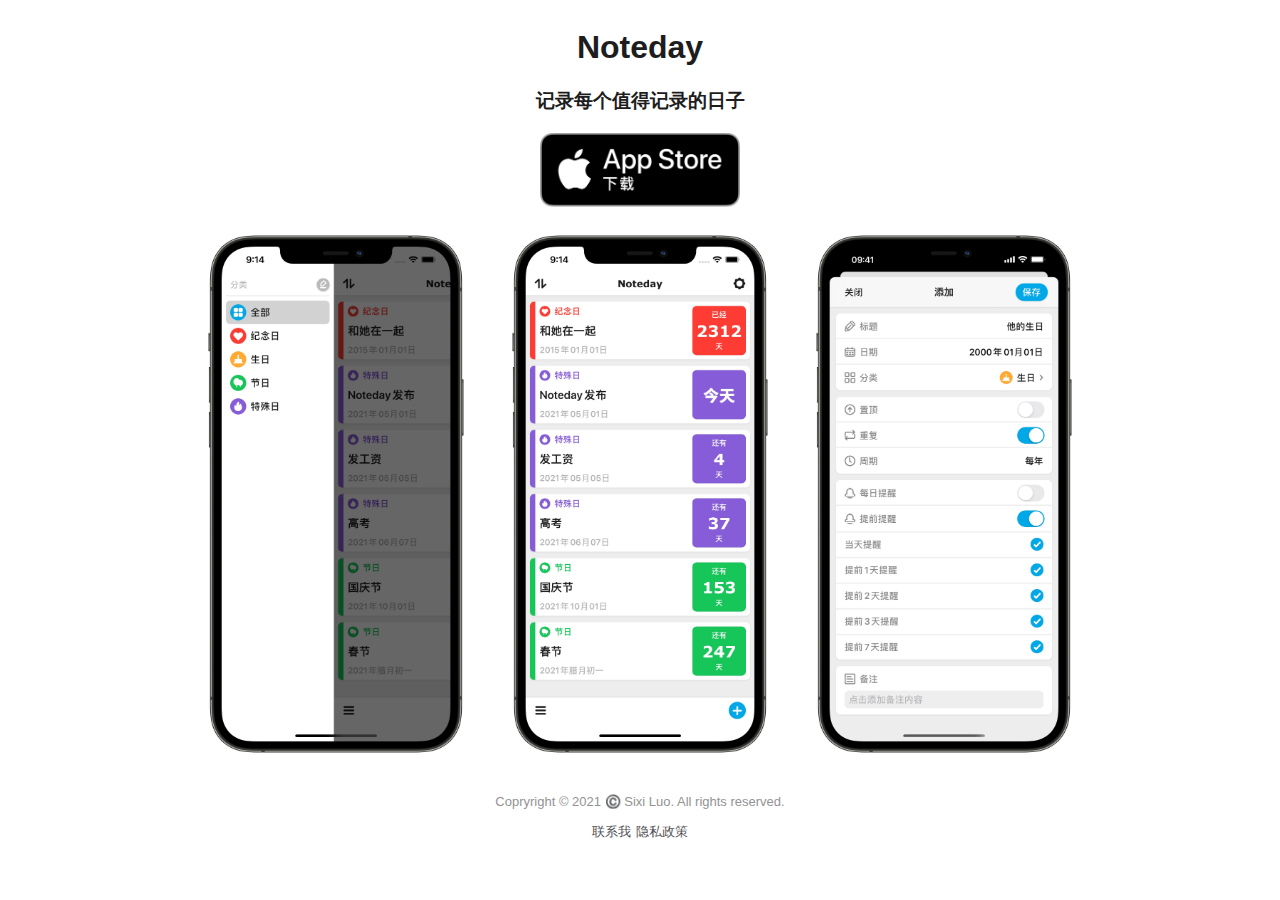
<file: a/index.html>
<!DOCTYPE html>
<html>

<head>
    <title>Noteday</title>
    <meta charset="utf-8">
    <meta name="apple-itunes-app" content="app-id=1545736323">
    <link rel="stylesheet" type="text/css" href="./styles/style.css">
    <link rel="shortcut icon" href="./images/favicon.ico">

</head>

<body>
    <div class="wrapper">
        <div class="nav">

        </div>
        <div class="main">
            <div class="content">
                <h1>Noteday</h1>
                <h3>记录每个值得记录的日子</h3>
                <a class="download" href="https://itunes.apple.com/app/id1545736323" target="_blank">
                    <img class="appstore" src="./images/download.png">
                </a>
                <div class="preview">
                    <img class="screenshot" src="./images/1.JPEG">
                    <img class="screenshot" src="./images/2.JPEG">
                    <img class="screenshot" src="./images/3.JPEG">
                </div>
            </div>
        </div>
        <div class="footer">
            <div>
                <p>Copryright © 2021 ©️ Sixi Luo. All rights reserved.</p>
            </div>
            <div>
                <a href="mailto:i@sixiluo.com">联系我</a>
                <a href="https://sixiluo.github.io/Noteday-Privacy-Policy/Chinese.html">隐私政策</a>
            </div>
        </div>
    </div>
</body>

</html>
</file>
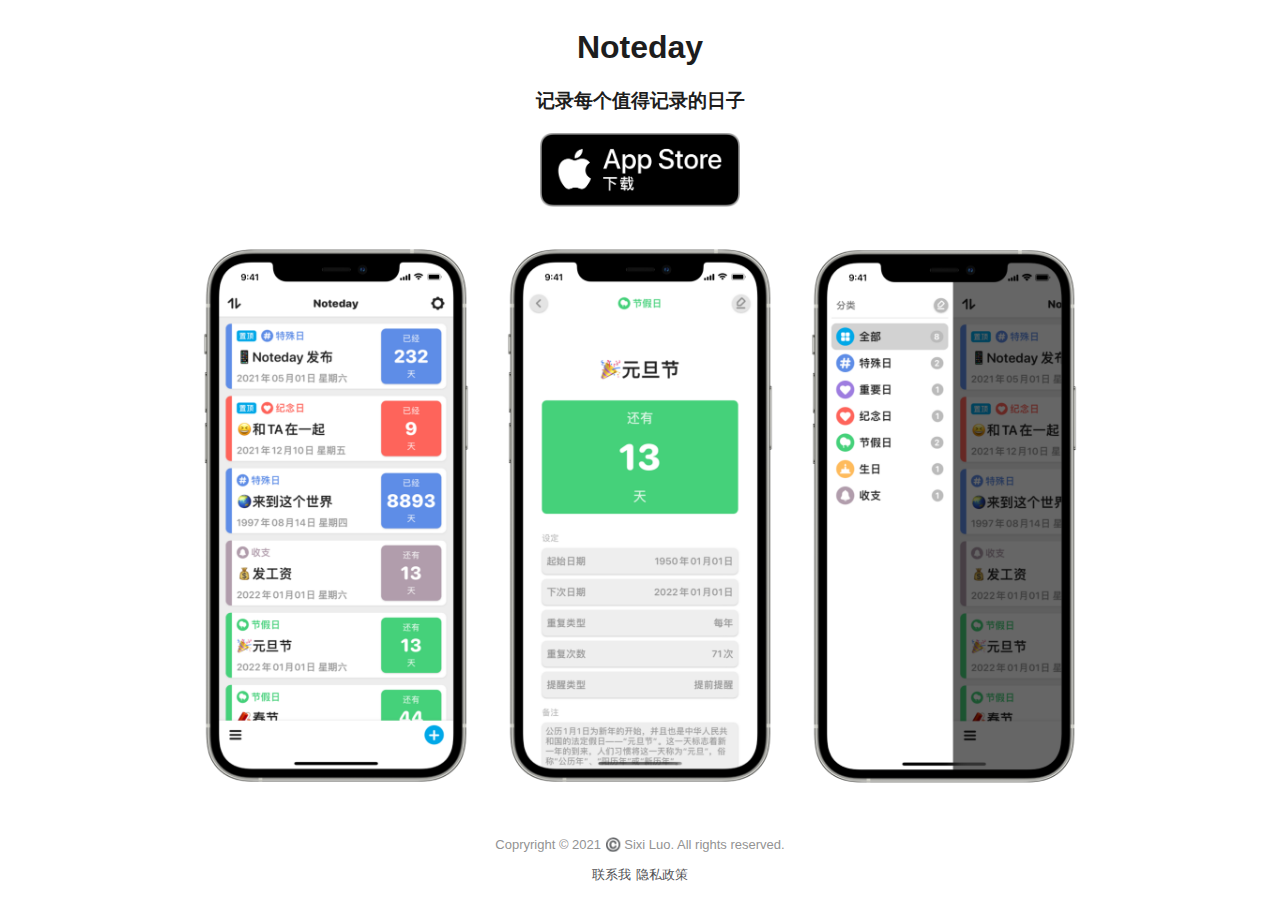
<file: noteday/index.html>
<!DOCTYPE html>
<html>

<head>
    <title>Noteday</title>
    <meta charset="utf-8">
    <meta name="apple-itunes-app" content="app-id=1545736323">
    <link rel="stylesheet" type="text/css" href="./styles/style.css">
    <link rel="shortcut icon" href="./images/favicon.ico">

</head>

<body>
    <div class="wrapper">
        <div class="nav">

        </div>
        <div class="main">
            <div class="content">
                <h1>Noteday</h1>
                <h3>记录每个值得记录的日子</h3>
                <a class="download" href="https://itunes.apple.com/app/id1545736323" target="_blank">
                    <img class="appstore" src="./images/download.png">
                </a>
                <div class="preview">
                    <img class="screenshot" src="./images/1.png">
                    <img class="screenshot" src="./images/2.png">
                    <img class="screenshot" src="./images/3.png">
                </div>
            </div>
        </div>
        <div class="footer">
            <div>
                <p>Copryright © 2021 ©️ Sixi Luo. All rights reserved.</p>
            </div>
            <div>
                <a href="mailto:support@sixiluo.com">联系我</a>
                <a href="https://app.sixiluo.com/noteday/privacy/simplifiedchinese">隐私政策</a>
            </div>
        </div>
    </div>
</body>

</html>
</file>
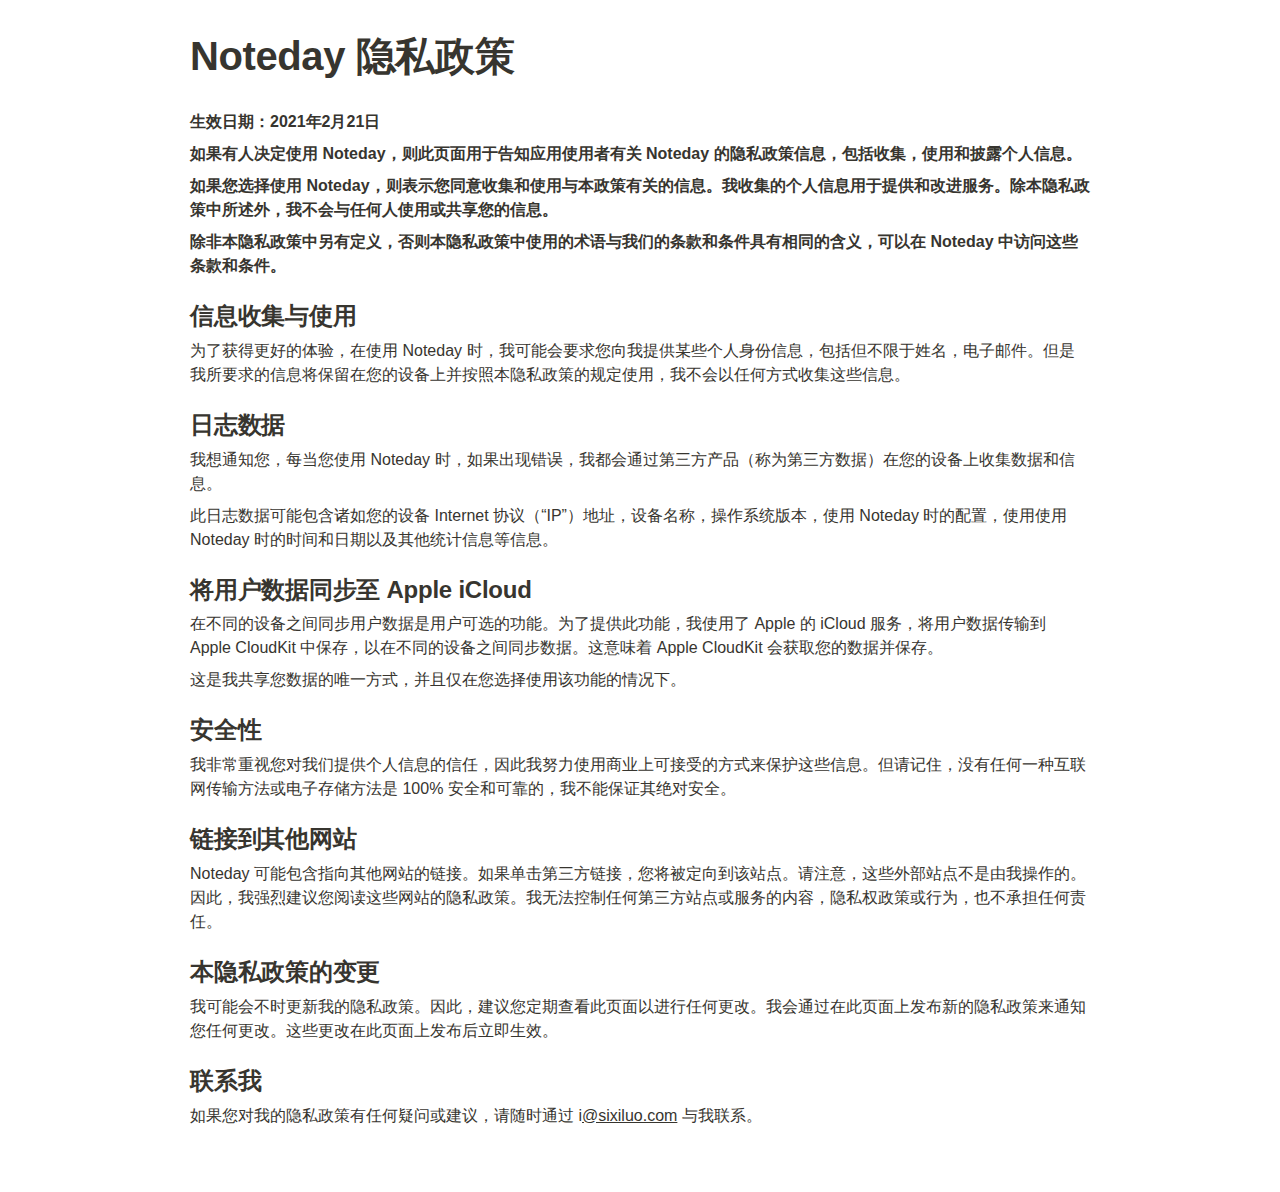
<file: a/SimplifiedChinese.html>
<html><head><meta http-equiv="Content-Type" content="text/html; charset=utf-8"/><title>Noteday 隐私政策</title><style>
/* webkit printing magic: print all background colors */
html {
	-webkit-print-color-adjust: exact;
}
* {
	box-sizing: border-box;
	-webkit-print-color-adjust: exact;
}

html,
body {
	margin: 0;
	padding: 0;
}
@media only screen {
	body {
		margin: 2em auto;
		max-width: 900px;
		color: rgb(55, 53, 47);
	}
}

body {
	line-height: 1.5;
	white-space: pre-wrap;
}

a,
a.visited {
	color: inherit;
	text-decoration: underline;
}

.pdf-relative-link-path {
	font-size: 80%;
	color: #444;
}

h1,
h2,
h3 {
	letter-spacing: -0.01em;
	line-height: 1.2;
	font-weight: 600;
	margin-bottom: 0;
}

.page-title {
	font-size: 2.5rem;
	font-weight: 700;
	margin-top: 0;
	margin-bottom: 0.75em;
}

h1 {
	font-size: 1.875rem;
	margin-top: 1.875rem;
}

h2 {
	font-size: 1.5rem;
	margin-top: 1.5rem;
}

h3 {
	font-size: 1.25rem;
	margin-top: 1.25rem;
}

.source {
	border: 1px solid #ddd;
	border-radius: 3px;
	padding: 1.5em;
	word-break: break-all;
}

.callout {
	border-radius: 3px;
	padding: 1rem;
}

figure {
	margin: 1.25em 0;
	page-break-inside: avoid;
}

figcaption {
	opacity: 0.5;
	font-size: 85%;
	margin-top: 0.5em;
}

mark {
	background-color: transparent;
}

.indented {
	padding-left: 1.5em;
}

hr {
	background: transparent;
	display: block;
	width: 100%;
	height: 1px;
	visibility: visible;
	border: none;
	border-bottom: 1px solid rgba(55, 53, 47, 0.09);
}

img {
	max-width: 100%;
}

@media only print {
	img {
		max-height: 100vh;
		object-fit: contain;
	}
}

@page {
	margin: 1in;
}

.collection-content {
	font-size: 0.875rem;
}

.column-list {
	display: flex;
	justify-content: space-between;
}

.column {
	padding: 0 1em;
}

.column:first-child {
	padding-left: 0;
}

.column:last-child {
	padding-right: 0;
}

.table_of_contents-item {
	display: block;
	font-size: 0.875rem;
	line-height: 1.3;
	padding: 0.125rem;
}

.table_of_contents-indent-1 {
	margin-left: 1.5rem;
}

.table_of_contents-indent-2 {
	margin-left: 3rem;
}

.table_of_contents-indent-3 {
	margin-left: 4.5rem;
}

.table_of_contents-link {
	text-decoration: none;
	opacity: 0.7;
	border-bottom: 1px solid rgba(55, 53, 47, 0.18);
}

table,
th,
td {
	border: 1px solid rgba(55, 53, 47, 0.09);
	border-collapse: collapse;
}

table {
	border-left: none;
	border-right: none;
}

th,
td {
	font-weight: normal;
	padding: 0.25em 0.5em;
	line-height: 1.5;
	min-height: 1.5em;
	text-align: left;
}

th {
	color: rgba(55, 53, 47, 0.6);
}

ol,
ul {
	margin: 0;
	margin-block-start: 0.6em;
	margin-block-end: 0.6em;
}

li > ol:first-child,
li > ul:first-child {
	margin-block-start: 0.6em;
}

ul > li {
	list-style: disc;
}

ul.to-do-list {
	text-indent: -1.7em;
}

ul.to-do-list > li {
	list-style: none;
}

.to-do-children-checked {
	text-decoration: line-through;
	opacity: 0.375;
}

ul.toggle > li {
	list-style: none;
}

ul {
	padding-inline-start: 1.7em;
}

ul > li {
	padding-left: 0.1em;
}

ol {
	padding-inline-start: 1.6em;
}

ol > li {
	padding-left: 0.2em;
}

.mono ol {
	padding-inline-start: 2em;
}

.mono ol > li {
	text-indent: -0.4em;
}

.toggle {
	padding-inline-start: 0em;
	list-style-type: none;
}

/* Indent toggle children */
.toggle > li > details {
	padding-left: 1.7em;
}

.toggle > li > details > summary {
	margin-left: -1.1em;
}

.selected-value {
	display: inline-block;
	padding: 0 0.5em;
	background: rgba(206, 205, 202, 0.5);
	border-radius: 3px;
	margin-right: 0.5em;
	margin-top: 0.3em;
	margin-bottom: 0.3em;
	white-space: nowrap;
}

.collection-title {
	display: inline-block;
	margin-right: 1em;
}

time {
	opacity: 0.5;
}

.icon {
	display: inline-block;
	max-width: 1.2em;
	max-height: 1.2em;
	text-decoration: none;
	vertical-align: text-bottom;
	margin-right: 0.5em;
}

img.icon {
	border-radius: 3px;
}

.user-icon {
	width: 1.5em;
	height: 1.5em;
	border-radius: 100%;
	margin-right: 0.5rem;
}

.user-icon-inner {
	font-size: 0.8em;
}

.text-icon {
	border: 1px solid #000;
	text-align: center;
}

.page-cover-image {
	display: block;
	object-fit: cover;
	width: 100%;
	height: 30vh;
}

.page-header-icon {
	font-size: 3rem;
	margin-bottom: 1rem;
}

.page-header-icon-with-cover {
	margin-top: -0.72em;
	margin-left: 0.07em;
}

.page-header-icon img {
	border-radius: 3px;
}

.link-to-page {
	margin: 1em 0;
	padding: 0;
	border: none;
	font-weight: 500;
}

p > .user {
	opacity: 0.5;
}

td > .user,
td > time {
	white-space: nowrap;
}

input[type="checkbox"] {
	transform: scale(1.5);
	margin-right: 0.6em;
	vertical-align: middle;
}

p {
	margin-top: 0.5em;
	margin-bottom: 0.5em;
}

.image {
	border: none;
	margin: 1.5em 0;
	padding: 0;
	border-radius: 0;
	text-align: center;
}

.code,
code {
	background: rgba(135, 131, 120, 0.15);
	border-radius: 3px;
	padding: 0.2em 0.4em;
	border-radius: 3px;
	font-size: 85%;
	tab-size: 2;
}

code {
	color: #eb5757;
}

.code {
	padding: 1.5em 1em;
}

.code-wrap {
	white-space: pre-wrap;
	word-break: break-all;
}

.code > code {
	background: none;
	padding: 0;
	font-size: 100%;
	color: inherit;
}

blockquote {
	font-size: 1.25em;
	margin: 1em 0;
	padding-left: 1em;
	border-left: 3px solid rgb(55, 53, 47);
}

.bookmark {
	text-decoration: none;
	max-height: 8em;
	padding: 0;
	display: flex;
	width: 100%;
	align-items: stretch;
}

.bookmark-title {
	font-size: 0.85em;
	overflow: hidden;
	text-overflow: ellipsis;
	height: 1.75em;
	white-space: nowrap;
}

.bookmark-text {
	display: flex;
	flex-direction: column;
}

.bookmark-info {
	flex: 4 1 180px;
	padding: 12px 14px 14px;
	display: flex;
	flex-direction: column;
	justify-content: space-between;
}

.bookmark-image {
	width: 33%;
	flex: 1 1 180px;
	display: block;
	position: relative;
	object-fit: cover;
	border-radius: 1px;
}

.bookmark-description {
	color: rgba(55, 53, 47, 0.6);
	font-size: 0.75em;
	overflow: hidden;
	max-height: 4.5em;
	word-break: break-word;
}

.bookmark-href {
	font-size: 0.75em;
	margin-top: 0.25em;
}

.sans { font-family: -apple-system, BlinkMacSystemFont, "Segoe UI", Helvetica, "Apple Color Emoji", Arial, sans-serif, "Segoe UI Emoji", "Segoe UI Symbol"; }
.code { font-family: "SFMono-Regular", Consolas, "Liberation Mono", Menlo, Courier, monospace; }
.serif { font-family: Lyon-Text, Georgia, YuMincho, "Yu Mincho", "Hiragino Mincho ProN", "Hiragino Mincho Pro", "Songti TC", "Songti SC", "SimSun", "Nanum Myeongjo", NanumMyeongjo, Batang, serif; }
.mono { font-family: iawriter-mono, Nitti, Menlo, Courier, monospace; }
.pdf .sans { font-family: Inter, -apple-system, BlinkMacSystemFont, "Segoe UI", Helvetica, "Apple Color Emoji", Arial, sans-serif, "Segoe UI Emoji", "Segoe UI Symbol", 'Twemoji', 'Noto Color Emoji', 'Noto Sans CJK SC', 'Noto Sans CJK KR'; }

.pdf .code { font-family: Source Code Pro, "SFMono-Regular", Consolas, "Liberation Mono", Menlo, Courier, monospace, 'Twemoji', 'Noto Color Emoji', 'Noto Sans Mono CJK SC', 'Noto Sans Mono CJK KR'; }

.pdf .serif { font-family: PT Serif, Lyon-Text, Georgia, YuMincho, "Yu Mincho", "Hiragino Mincho ProN", "Hiragino Mincho Pro", "Songti TC", "Songti SC", "SimSun", "Nanum Myeongjo", NanumMyeongjo, Batang, serif, 'Twemoji', 'Noto Color Emoji', 'Noto Sans CJK SC', 'Noto Sans CJK KR'; }

.pdf .mono { font-family: PT Mono, iawriter-mono, Nitti, Menlo, Courier, monospace, 'Twemoji', 'Noto Color Emoji', 'Noto Sans Mono CJK SC', 'Noto Sans Mono CJK KR'; }

.highlight-default {
}
.highlight-gray {
	color: rgb(155,154,151);
}
.highlight-brown {
	color: rgb(100,71,58);
}
.highlight-orange {
	color: rgb(217,115,13);
}
.highlight-yellow {
	color: rgb(223,171,1);
}
.highlight-teal {
	color: rgb(15,123,108);
}
.highlight-blue {
	color: rgb(11,110,153);
}
.highlight-purple {
	color: rgb(105,64,165);
}
.highlight-pink {
	color: rgb(173,26,114);
}
.highlight-red {
	color: rgb(224,62,62);
}
.highlight-gray_background {
	background: rgb(235,236,237);
}
.highlight-brown_background {
	background: rgb(233,229,227);
}
.highlight-orange_background {
	background: rgb(250,235,221);
}
.highlight-yellow_background {
	background: rgb(251,243,219);
}
.highlight-teal_background {
	background: rgb(221,237,234);
}
.highlight-blue_background {
	background: rgb(221,235,241);
}
.highlight-purple_background {
	background: rgb(234,228,242);
}
.highlight-pink_background {
	background: rgb(244,223,235);
}
.highlight-red_background {
	background: rgb(251,228,228);
}
.block-color-default {
	color: inherit;
	fill: inherit;
}
.block-color-gray {
	color: rgba(55, 53, 47, 0.6);
	fill: rgba(55, 53, 47, 0.6);
}
.block-color-brown {
	color: rgb(100,71,58);
	fill: rgb(100,71,58);
}
.block-color-orange {
	color: rgb(217,115,13);
	fill: rgb(217,115,13);
}
.block-color-yellow {
	color: rgb(223,171,1);
	fill: rgb(223,171,1);
}
.block-color-teal {
	color: rgb(15,123,108);
	fill: rgb(15,123,108);
}
.block-color-blue {
	color: rgb(11,110,153);
	fill: rgb(11,110,153);
}
.block-color-purple {
	color: rgb(105,64,165);
	fill: rgb(105,64,165);
}
.block-color-pink {
	color: rgb(173,26,114);
	fill: rgb(173,26,114);
}
.block-color-red {
	color: rgb(224,62,62);
	fill: rgb(224,62,62);
}
.block-color-gray_background {
	background: rgb(235,236,237);
}
.block-color-brown_background {
	background: rgb(233,229,227);
}
.block-color-orange_background {
	background: rgb(250,235,221);
}
.block-color-yellow_background {
	background: rgb(251,243,219);
}
.block-color-teal_background {
	background: rgb(221,237,234);
}
.block-color-blue_background {
	background: rgb(221,235,241);
}
.block-color-purple_background {
	background: rgb(234,228,242);
}
.block-color-pink_background {
	background: rgb(244,223,235);
}
.block-color-red_background {
	background: rgb(251,228,228);
}
.select-value-color-default { background-color: rgba(206,205,202,0.5); }
.select-value-color-gray { background-color: rgba(155,154,151, 0.4); }
.select-value-color-brown { background-color: rgba(140,46,0,0.2); }
.select-value-color-orange { background-color: rgba(245,93,0,0.2); }
.select-value-color-yellow { background-color: rgba(233,168,0,0.2); }
.select-value-color-green { background-color: rgba(0,135,107,0.2); }
.select-value-color-blue { background-color: rgba(0,120,223,0.2); }
.select-value-color-purple { background-color: rgba(103,36,222,0.2); }
.select-value-color-pink { background-color: rgba(221,0,129,0.2); }
.select-value-color-red { background-color: rgba(255,0,26,0.2); }

.checkbox {
	display: inline-flex;
	vertical-align: text-bottom;
	width: 16;
	height: 16;
	background-size: 16px;
	margin-left: 2px;
	margin-right: 5px;
}

.checkbox-on {
	background-image: url("data:image/svg+xml;charset=UTF-8,%3Csvg%20width%3D%2216%22%20height%3D%2216%22%20viewBox%3D%220%200%2016%2016%22%20fill%3D%22none%22%20xmlns%3D%22http%3A%2F%2Fwww.w3.org%2F2000%2Fsvg%22%3E%0A%3Crect%20width%3D%2216%22%20height%3D%2216%22%20fill%3D%22%2358A9D7%22%2F%3E%0A%3Cpath%20d%3D%22M6.71429%2012.2852L14%204.9995L12.7143%203.71436L6.71429%209.71378L3.28571%206.2831L2%207.57092L6.71429%2012.2852Z%22%20fill%3D%22white%22%2F%3E%0A%3C%2Fsvg%3E");
}

.checkbox-off {
	background-image: url("data:image/svg+xml;charset=UTF-8,%3Csvg%20width%3D%2216%22%20height%3D%2216%22%20viewBox%3D%220%200%2016%2016%22%20fill%3D%22none%22%20xmlns%3D%22http%3A%2F%2Fwww.w3.org%2F2000%2Fsvg%22%3E%0A%3Crect%20x%3D%220.75%22%20y%3D%220.75%22%20width%3D%2214.5%22%20height%3D%2214.5%22%20fill%3D%22white%22%20stroke%3D%22%2336352F%22%20stroke-width%3D%221.5%22%2F%3E%0A%3C%2Fsvg%3E");
}
	
</style></head><body><article id="20e2b91d-db87-48bf-aaee-08463ec86358" class="page sans"><header><h1 class="page-title">Noteday 隐私政策</h1></header><div class="page-body"><p id="234bb5bb-f8f6-4ac5-82a4-f132c1781d65" class=""><strong>生效日期：2021年2月21日</strong></p><p id="f7f34ab6-d941-4742-881f-5b740c347314" class=""><strong>如果有人决定使用 Noteday，则此页面用于告知应用使用者有关 Noteday 的隐私政策信息，包括收集，使用和披露个人信息。</strong></p><p id="0a389fd0-687f-4446-ae0c-9d5e494a0a86" class=""><strong>如果您选择使用 Noteday，则表示您同意收集和使用与本政策有关的信息。我收集的个人信息用于提供和改进服务。除本隐私政策中所述外，我不会与任何人使用或共享您的信息。</strong></p><p id="c2d4dcc7-39ca-41e8-be85-2e27c769603a" class=""><strong>除非本隐私政策中另有定义，否则本隐私政策中使用的术语与我们的条款和条件具有相同的含义，可以在 Noteday 中访问这些条款和条件。</strong></p><h2 id="ec76dc42-bca1-49b2-b780-d55303d6ca41" class="">信息收集与使用</h2><p id="11a227a6-da56-4ac0-a815-199a492f931e" class="">为了获得更好的体验，在使用 Noteday<strong> </strong>时，我可能会要求您向我提供某些个人身份信息，包括但不限于姓名，电子邮件。但是我所要求的信息将保留在您的设备上并按照本隐私政策的规定使用，我不会以任何方式收集这些信息。</p><h2 id="74bf200d-10a5-4c67-b83b-ccb1de1911a9" class="">日志数据</h2><p id="51a57475-64bd-4107-811f-47c89a1e0f3b" class="">我想通知您，每当您使用 Noteday<strong> </strong>时，如果出现错误，我都会通过第三方产品（称为第三方数据）在您的设备上收集数据和信息。</p><p id="d7d37f59-c31e-4202-a3a3-e7dd503a2fef" class="">此日志数据可能包含诸如您的设备 Internet 协议（“IP”）地址，设备名称，操作系统版本，使用 Noteday<strong> </strong>时的配置，使用使用 Noteday<strong> </strong>时的时间和日期以及其他统计信息等信息。</p><h2 id="c5d2e738-c330-4a20-a09b-d0d930c1fb17" class="">将用户数据同步至 Apple iCloud </h2><p id="a7a48a0d-6f02-4a20-9d48-974a7ab49b8c" class="">在不同的设备之间同步用户数据是用户可选的功能。为了提供此功能，我使用了 Apple 的 iCloud 服务，将用户数据传输到 Apple CloudKit 中保存，以在不同的设备之间同步数据。这意味着 Apple CloudKit 会获取您的数据并保存。</p><p id="cc8e53d6-ef4a-433a-8431-517a53de4556" class="">这是我共享您数据的唯一方式，并且仅在您选择使用该功能的情况下。</p><h2 id="5b65eea3-9a31-401e-ae6d-2a0a2b302680" class="">安全性</h2><p id="fadff51d-2808-4eb4-a566-340a03c8daa4" class="">我非常重视您对我们提供个人信息的信任，因此我努力使用商业上可接受的方式来保护这些信息。但请记住，没有任何一种互联网传输方法或电子存储方法是 100% 安全和可靠的，我不能保证其绝对安全。</p><h2 id="78bc89d3-0526-4e1e-823f-d45ebf0eb1e9" class="">链接到其他网站</h2><p id="83ce1338-9353-4610-b42e-9a91c7d2f76f" class="">Noteday<strong> </strong>可能包含指向其他网站的链接。如果单击第三方链接，您将被定向到该站点。请注意，这些外部站点不是由我操作的。因此，我强烈建议您阅读这些网站的隐私政策。我无法控制任何第三方站点或服务的内容，隐私权政策或行为，也不承担任何责任。</p><h2 id="9f463b9c-fd58-4500-a06b-f6bae7c1a46c" class="">本隐私政策的变更</h2><p id="8d28c5a6-1caf-4aa0-9bdd-5a5a3990e0b2" class="">我可能会不时更新我的隐私政策。因此，建议您定期查看此页面以进行任何更改。我会通过在此页面上发布新的隐私政策来通知您任何更改。这些更改在此页面上发布后立即生效。</p><h2 id="a9823c71-81f6-4146-b772-2c9955c68998" class="">联系我</h2><p id="34fbc8d1-945a-4cb1-b2d5-1ed74ad206ff" class="">如果您对我的隐私政策有任何疑问或建议，请随时通过 i<a href="mailto:developer@sixiluo.com">@sixiluo.com</a> 与我联系。</p><p id="57c3fc18-cde8-4997-becf-47b97d9b3c62" class="">
</p></div></article></body></html>
</file>
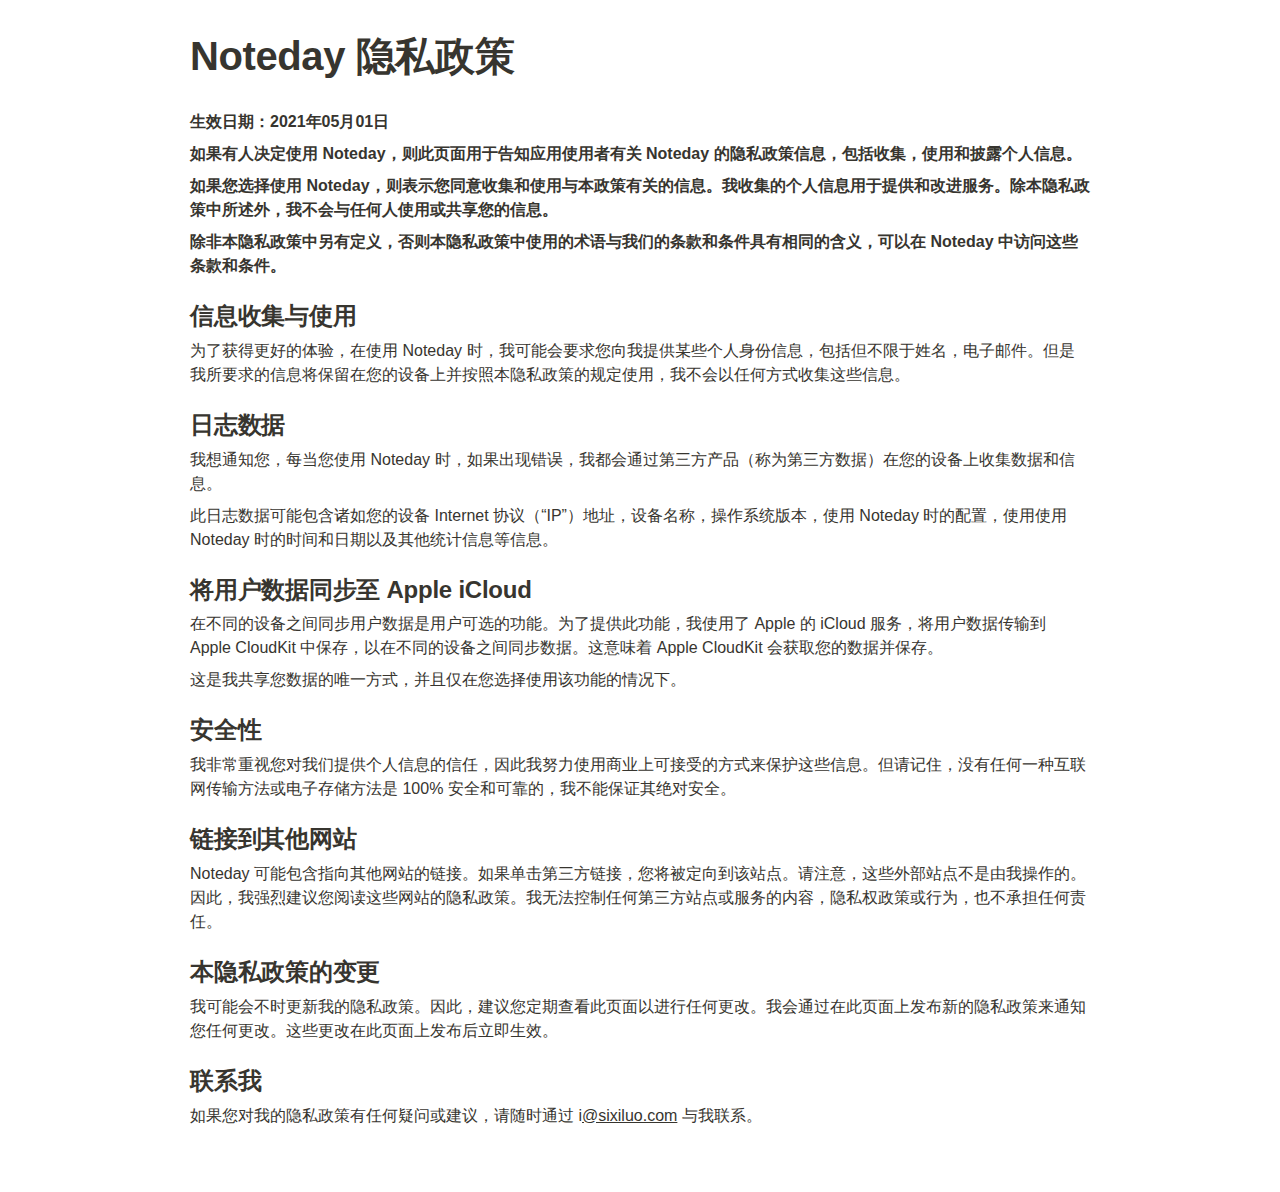
<file: noteday/SimplifiedChines.html>
<html><head><meta http-equiv="Content-Type" content="text/html; charset=utf-8"/><title>Noteday 隐私政策</title><style>
/* cspell:disable-file */
/* webkit printing magic: print all background colors */
html {
	-webkit-print-color-adjust: exact;
}
* {
	box-sizing: border-box;
	-webkit-print-color-adjust: exact;
}

html,
body {
	margin: 0;
	padding: 0;
}
@media only screen {
	body {
		margin: 2em auto;
		max-width: 900px;
		color: rgb(55, 53, 47);
	}
}

body {
	line-height: 1.5;
	white-space: pre-wrap;
}

a,
a.visited {
	color: inherit;
	text-decoration: underline;
}

.pdf-relative-link-path {
	font-size: 80%;
	color: #444;
}

h1,
h2,
h3 {
	letter-spacing: -0.01em;
	line-height: 1.2;
	font-weight: 600;
	margin-bottom: 0;
}

.page-title {
	font-size: 2.5rem;
	font-weight: 700;
	margin-top: 0;
	margin-bottom: 0.75em;
}

h1 {
	font-size: 1.875rem;
	margin-top: 1.875rem;
}

h2 {
	font-size: 1.5rem;
	margin-top: 1.5rem;
}

h3 {
	font-size: 1.25rem;
	margin-top: 1.25rem;
}

.source {
	border: 1px solid #ddd;
	border-radius: 3px;
	padding: 1.5em;
	word-break: break-all;
}

.callout {
	border-radius: 3px;
	padding: 1rem;
}

figure {
	margin: 1.25em 0;
	page-break-inside: avoid;
}

figcaption {
	opacity: 0.5;
	font-size: 85%;
	margin-top: 0.5em;
}

mark {
	background-color: transparent;
}

.indented {
	padding-left: 1.5em;
}

hr {
	background: transparent;
	display: block;
	width: 100%;
	height: 1px;
	visibility: visible;
	border: none;
	border-bottom: 1px solid rgba(55, 53, 47, 0.09);
}

img {
	max-width: 100%;
}

@media only print {
	img {
		max-height: 100vh;
		object-fit: contain;
	}
}

@page {
	margin: 1in;
}

.collection-content {
	font-size: 0.875rem;
}

.column-list {
	display: flex;
	justify-content: space-between;
}

.column {
	padding: 0 1em;
}

.column:first-child {
	padding-left: 0;
}

.column:last-child {
	padding-right: 0;
}

.table_of_contents-item {
	display: block;
	font-size: 0.875rem;
	line-height: 1.3;
	padding: 0.125rem;
}

.table_of_contents-indent-1 {
	margin-left: 1.5rem;
}

.table_of_contents-indent-2 {
	margin-left: 3rem;
}

.table_of_contents-indent-3 {
	margin-left: 4.5rem;
}

.table_of_contents-link {
	text-decoration: none;
	opacity: 0.7;
	border-bottom: 1px solid rgba(55, 53, 47, 0.18);
}

table,
th,
td {
	border: 1px solid rgba(55, 53, 47, 0.09);
	border-collapse: collapse;
}

table {
	border-left: none;
	border-right: none;
}

th,
td {
	font-weight: normal;
	padding: 0.25em 0.5em;
	line-height: 1.5;
	min-height: 1.5em;
	text-align: left;
}

th {
	color: rgba(55, 53, 47, 0.6);
}

ol,
ul {
	margin: 0;
	margin-block-start: 0.6em;
	margin-block-end: 0.6em;
}

li > ol:first-child,
li > ul:first-child {
	margin-block-start: 0.6em;
}

ul > li {
	list-style: disc;
}

ul.to-do-list {
	text-indent: -1.7em;
}

ul.to-do-list > li {
	list-style: none;
}

.to-do-children-checked {
	text-decoration: line-through;
	opacity: 0.375;
}

ul.toggle > li {
	list-style: none;
}

ul {
	padding-inline-start: 1.7em;
}

ul > li {
	padding-left: 0.1em;
}

ol {
	padding-inline-start: 1.6em;
}

ol > li {
	padding-left: 0.2em;
}

.mono ol {
	padding-inline-start: 2em;
}

.mono ol > li {
	text-indent: -0.4em;
}

.toggle {
	padding-inline-start: 0em;
	list-style-type: none;
}

/* Indent toggle children */
.toggle > li > details {
	padding-left: 1.7em;
}

.toggle > li > details > summary {
	margin-left: -1.1em;
}

.selected-value {
	display: inline-block;
	padding: 0 0.5em;
	background: rgba(206, 205, 202, 0.5);
	border-radius: 3px;
	margin-right: 0.5em;
	margin-top: 0.3em;
	margin-bottom: 0.3em;
	white-space: nowrap;
}

.collection-title {
	display: inline-block;
	margin-right: 1em;
}

.simple-table {
	margin-top: 1em;
	font-size: 0.875rem;
}

.simple-table-header {
	background: rgb(247, 246, 243);
	color: black;
	font-weight: 500;
}

time {
	opacity: 0.5;
}

.icon {
	display: inline-block;
	max-width: 1.2em;
	max-height: 1.2em;
	text-decoration: none;
	vertical-align: text-bottom;
	margin-right: 0.5em;
}

img.icon {
	border-radius: 3px;
}

.user-icon {
	width: 1.5em;
	height: 1.5em;
	border-radius: 100%;
	margin-right: 0.5rem;
}

.user-icon-inner {
	font-size: 0.8em;
}

.text-icon {
	border: 1px solid #000;
	text-align: center;
}

.page-cover-image {
	display: block;
	object-fit: cover;
	width: 100%;
	max-height: 30vh;
}

.page-header-icon {
	font-size: 3rem;
	margin-bottom: 1rem;
}

.page-header-icon-with-cover {
	margin-top: -0.72em;
	margin-left: 0.07em;
}

.page-header-icon img {
	border-radius: 3px;
}

.link-to-page {
	margin: 1em 0;
	padding: 0;
	border: none;
	font-weight: 500;
}

p > .user {
	opacity: 0.5;
}

td > .user,
td > time {
	white-space: nowrap;
}

input[type="checkbox"] {
	transform: scale(1.5);
	margin-right: 0.6em;
	vertical-align: middle;
}

p {
	margin-top: 0.5em;
	margin-bottom: 0.5em;
}

.image {
	border: none;
	margin: 1.5em 0;
	padding: 0;
	border-radius: 0;
	text-align: center;
}

.code,
code {
	background: rgba(135, 131, 120, 0.15);
	border-radius: 3px;
	padding: 0.2em 0.4em;
	border-radius: 3px;
	font-size: 85%;
	tab-size: 2;
}

code {
	color: #eb5757;
}

.code {
	padding: 1.5em 1em;
}

.code-wrap {
	white-space: pre-wrap;
	word-break: break-all;
}

.code > code {
	background: none;
	padding: 0;
	font-size: 100%;
	color: inherit;
}

blockquote {
	font-size: 1.25em;
	margin: 1em 0;
	padding-left: 1em;
	border-left: 3px solid rgb(55, 53, 47);
}

.bookmark {
	text-decoration: none;
	max-height: 8em;
	padding: 0;
	display: flex;
	width: 100%;
	align-items: stretch;
}

.bookmark-title {
	font-size: 0.85em;
	overflow: hidden;
	text-overflow: ellipsis;
	height: 1.75em;
	white-space: nowrap;
}

.bookmark-text {
	display: flex;
	flex-direction: column;
}

.bookmark-info {
	flex: 4 1 180px;
	padding: 12px 14px 14px;
	display: flex;
	flex-direction: column;
	justify-content: space-between;
}

.bookmark-image {
	width: 33%;
	flex: 1 1 180px;
	display: block;
	position: relative;
	object-fit: cover;
	border-radius: 1px;
}

.bookmark-description {
	color: rgba(55, 53, 47, 0.6);
	font-size: 0.75em;
	overflow: hidden;
	max-height: 4.5em;
	word-break: break-word;
}

.bookmark-href {
	font-size: 0.75em;
	margin-top: 0.25em;
}

.sans { font-family: ui-sans-serif, -apple-system, BlinkMacSystemFont, "Segoe UI", Helvetica, "Apple Color Emoji", Arial, sans-serif, "Segoe UI Emoji", "Segoe UI Symbol"; }
.code { font-family: "SFMono-Regular", Menlo, Consolas, "PT Mono", "Liberation Mono", Courier, monospace; }
.serif { font-family: Lyon-Text, Georgia, ui-serif, serif; }
.mono { font-family: iawriter-mono, Nitti, Menlo, Courier, monospace; }
.pdf .sans { font-family: Inter, ui-sans-serif, -apple-system, BlinkMacSystemFont, "Segoe UI", Helvetica, "Apple Color Emoji", Arial, sans-serif, "Segoe UI Emoji", "Segoe UI Symbol", 'Twemoji', 'Noto Color Emoji', 'Noto Sans CJK JP'; }
.pdf:lang(zh-CN) .sans { font-family: Inter, ui-sans-serif, -apple-system, BlinkMacSystemFont, "Segoe UI", Helvetica, "Apple Color Emoji", Arial, sans-serif, "Segoe UI Emoji", "Segoe UI Symbol", 'Twemoji', 'Noto Color Emoji', 'Noto Sans CJK SC'; }
.pdf:lang(zh-TW) .sans { font-family: Inter, ui-sans-serif, -apple-system, BlinkMacSystemFont, "Segoe UI", Helvetica, "Apple Color Emoji", Arial, sans-serif, "Segoe UI Emoji", "Segoe UI Symbol", 'Twemoji', 'Noto Color Emoji', 'Noto Sans CJK TC'; }
.pdf:lang(ko-KR) .sans { font-family: Inter, ui-sans-serif, -apple-system, BlinkMacSystemFont, "Segoe UI", Helvetica, "Apple Color Emoji", Arial, sans-serif, "Segoe UI Emoji", "Segoe UI Symbol", 'Twemoji', 'Noto Color Emoji', 'Noto Sans CJK KR'; }
.pdf .code { font-family: Source Code Pro, "SFMono-Regular", Menlo, Consolas, "PT Mono", "Liberation Mono", Courier, monospace, 'Twemoji', 'Noto Color Emoji', 'Noto Sans Mono CJK JP'; }
.pdf:lang(zh-CN) .code { font-family: Source Code Pro, "SFMono-Regular", Menlo, Consolas, "PT Mono", "Liberation Mono", Courier, monospace, 'Twemoji', 'Noto Color Emoji', 'Noto Sans Mono CJK SC'; }
.pdf:lang(zh-TW) .code { font-family: Source Code Pro, "SFMono-Regular", Menlo, Consolas, "PT Mono", "Liberation Mono", Courier, monospace, 'Twemoji', 'Noto Color Emoji', 'Noto Sans Mono CJK TC'; }
.pdf:lang(ko-KR) .code { font-family: Source Code Pro, "SFMono-Regular", Menlo, Consolas, "PT Mono", "Liberation Mono", Courier, monospace, 'Twemoji', 'Noto Color Emoji', 'Noto Sans Mono CJK KR'; }
.pdf .serif { font-family: PT Serif, Lyon-Text, Georgia, ui-serif, serif, 'Twemoji', 'Noto Color Emoji', 'Noto Serif CJK JP'; }
.pdf:lang(zh-CN) .serif { font-family: PT Serif, Lyon-Text, Georgia, ui-serif, serif, 'Twemoji', 'Noto Color Emoji', 'Noto Serif CJK SC'; }
.pdf:lang(zh-TW) .serif { font-family: PT Serif, Lyon-Text, Georgia, ui-serif, serif, 'Twemoji', 'Noto Color Emoji', 'Noto Serif CJK TC'; }
.pdf:lang(ko-KR) .serif { font-family: PT Serif, Lyon-Text, Georgia, ui-serif, serif, 'Twemoji', 'Noto Color Emoji', 'Noto Serif CJK KR'; }
.pdf .mono { font-family: PT Mono, iawriter-mono, Nitti, Menlo, Courier, monospace, 'Twemoji', 'Noto Color Emoji', 'Noto Sans Mono CJK JP'; }
.pdf:lang(zh-CN) .mono { font-family: PT Mono, iawriter-mono, Nitti, Menlo, Courier, monospace, 'Twemoji', 'Noto Color Emoji', 'Noto Sans Mono CJK SC'; }
.pdf:lang(zh-TW) .mono { font-family: PT Mono, iawriter-mono, Nitti, Menlo, Courier, monospace, 'Twemoji', 'Noto Color Emoji', 'Noto Sans Mono CJK TC'; }
.pdf:lang(ko-KR) .mono { font-family: PT Mono, iawriter-mono, Nitti, Menlo, Courier, monospace, 'Twemoji', 'Noto Color Emoji', 'Noto Sans Mono CJK KR'; }
.highlight-default {
	color: rgba(55, 53, 47, 1);
}
.highlight-gray {
	color: rgba(120, 119, 116, 1);
	fill: rgba(145, 145, 142, 1);
}
.highlight-brown {
	color: rgba(159, 107, 83, 1);
	fill: rgba(187, 132, 108, 1);
}
.highlight-orange {
	color: rgba(217, 115, 13, 1);
	fill: rgba(215, 129, 58, 1);
}
.highlight-yellow {
	color: rgba(203, 145, 47, 1);
	fill: rgba(203, 148, 51, 1);
}
.highlight-teal {
	color: rgba(68, 131, 97, 1);
	fill: rgba(108, 155, 125, 1);
}
.highlight-blue {
	color: rgba(51, 126, 169, 1);
	fill: rgba(91, 151, 189, 1);
}
.highlight-purple {
	color: rgba(144, 101, 176, 1);
	fill: rgba(167, 130, 195, 1);
}
.highlight-pink {
	color: rgba(193, 76, 138, 1);
	fill: rgba(205, 116, 159, 1);
}
.highlight-red {
	color: rgba(212, 76, 71, 1);
	fill: rgba(225, 111, 100, 1);
}
.highlight-gray_background {
	background: rgba(241, 241, 239, 1);
}
.highlight-brown_background {
	background: rgba(244, 238, 238, 1);
}
.highlight-orange_background {
	background: rgba(251, 236, 221, 1);
}
.highlight-yellow_background {
	background: rgba(251, 243, 219, 1);
}
.highlight-teal_background {
	background: rgba(237, 243, 236, 1);
}
.highlight-blue_background {
	background: rgba(231, 243, 248, 1);
}
.highlight-purple_background {
	background: rgba(244, 240, 247, 0.8);
}
.highlight-pink_background {
	background: rgba(249, 238, 243, 0.8);
}
.highlight-red_background {
	background: rgba(253, 235, 236, 1);
}
.block-color-default {
	color: inherit;
	fill: inherit;
}
.block-color-gray {
	color: rgba(120, 119, 116, 1);
	fill: rgba(145, 145, 142, 1);
}
.block-color-brown {
	color: rgba(159, 107, 83, 1);
	fill: rgba(187, 132, 108, 1);
}
.block-color-orange {
	color: rgba(217, 115, 13, 1);
	fill: rgba(215, 129, 58, 1);
}
.block-color-yellow {
	color: rgba(203, 145, 47, 1);
	fill: rgba(203, 148, 51, 1);
}
.block-color-teal {
	color: rgba(68, 131, 97, 1);
	fill: rgba(108, 155, 125, 1);
}
.block-color-blue {
	color: rgba(51, 126, 169, 1);
	fill: rgba(91, 151, 189, 1);
}
.block-color-purple {
	color: rgba(144, 101, 176, 1);
	fill: rgba(167, 130, 195, 1);
}
.block-color-pink {
	color: rgba(193, 76, 138, 1);
	fill: rgba(205, 116, 159, 1);
}
.block-color-red {
	color: rgba(212, 76, 71, 1);
	fill: rgba(225, 111, 100, 1);
}
.block-color-gray_background {
	background: rgba(241, 241, 239, 1);
}
.block-color-brown_background {
	background: rgba(244, 238, 238, 1);
}
.block-color-orange_background {
	background: rgba(251, 236, 221, 1);
}
.block-color-yellow_background {
	background: rgba(251, 243, 219, 1);
}
.block-color-teal_background {
	background: rgba(237, 243, 236, 1);
}
.block-color-blue_background {
	background: rgba(231, 243, 248, 1);
}
.block-color-purple_background {
	background: rgba(244, 240, 247, 0.8);
}
.block-color-pink_background {
	background: rgba(249, 238, 243, 0.8);
}
.block-color-red_background {
	background: rgba(253, 235, 236, 1);
}
.select-value-color-pink { background-color: rgba(245, 224, 233, 1); }
.select-value-color-purple { background-color: rgba(232, 222, 238, 1); }
.select-value-color-green { background-color: rgba(219, 237, 219, 1); }
.select-value-color-gray { background-color: rgba(227, 226, 224, 1); }
.select-value-color-orange { background-color: rgba(250, 222, 201, 1); }
.select-value-color-brown { background-color: rgba(238, 224, 218, 1); }
.select-value-color-red { background-color: rgba(255, 226, 221, 1); }
.select-value-color-yellow { background-color: rgba(253, 236, 200, 1); }
.select-value-color-blue { background-color: rgba(211, 229, 239, 1); }

.checkbox {
	display: inline-flex;
	vertical-align: text-bottom;
	width: 16;
	height: 16;
	background-size: 16px;
	margin-left: 2px;
	margin-right: 5px;
}

.checkbox-on {
	background-image: url("data:image/svg+xml;charset=UTF-8,%3Csvg%20width%3D%2216%22%20height%3D%2216%22%20viewBox%3D%220%200%2016%2016%22%20fill%3D%22none%22%20xmlns%3D%22http%3A%2F%2Fwww.w3.org%2F2000%2Fsvg%22%3E%0A%3Crect%20width%3D%2216%22%20height%3D%2216%22%20fill%3D%22%2358A9D7%22%2F%3E%0A%3Cpath%20d%3D%22M6.71429%2012.2852L14%204.9995L12.7143%203.71436L6.71429%209.71378L3.28571%206.2831L2%207.57092L6.71429%2012.2852Z%22%20fill%3D%22white%22%2F%3E%0A%3C%2Fsvg%3E");
}

.checkbox-off {
	background-image: url("data:image/svg+xml;charset=UTF-8,%3Csvg%20width%3D%2216%22%20height%3D%2216%22%20viewBox%3D%220%200%2016%2016%22%20fill%3D%22none%22%20xmlns%3D%22http%3A%2F%2Fwww.w3.org%2F2000%2Fsvg%22%3E%0A%3Crect%20x%3D%220.75%22%20y%3D%220.75%22%20width%3D%2214.5%22%20height%3D%2214.5%22%20fill%3D%22white%22%20stroke%3D%22%2336352F%22%20stroke-width%3D%221.5%22%2F%3E%0A%3C%2Fsvg%3E");
}
	
</style></head><body><article id="20e2b91d-db87-48bf-aaee-08463ec86358" class="page sans"><header><h1 class="page-title">Noteday 隐私政策</h1></header><div class="page-body"><p id="234bb5bb-f8f6-4ac5-82a4-f132c1781d65" class=""><strong>生效日期：2021年05月01日</strong></p><p id="f7f34ab6-d941-4742-881f-5b740c347314" class=""><strong>如果有人决定使用 Noteday，则此页面用于告知应用使用者有关 Noteday 的隐私政策信息，包括收集，使用和披露个人信息。</strong></p><p id="0a389fd0-687f-4446-ae0c-9d5e494a0a86" class=""><strong>如果您选择使用 Noteday，则表示您同意收集和使用与本政策有关的信息。我收集的个人信息用于提供和改进服务。除本隐私政策中所述外，我不会与任何人使用或共享您的信息。</strong></p><p id="c2d4dcc7-39ca-41e8-be85-2e27c769603a" class=""><strong>除非本隐私政策中另有定义，否则本隐私政策中使用的术语与我们的条款和条件具有相同的含义，可以在 Noteday 中访问这些条款和条件。</strong></p><h2 id="ec76dc42-bca1-49b2-b780-d55303d6ca41" class="">信息收集与使用</h2><p id="11a227a6-da56-4ac0-a815-199a492f931e" class="">为了获得更好的体验，在使用 Noteday<strong> </strong>时，我可能会要求您向我提供某些个人身份信息，包括但不限于姓名，电子邮件。但是我所要求的信息将保留在您的设备上并按照本隐私政策的规定使用，我不会以任何方式收集这些信息。</p><h2 id="74bf200d-10a5-4c67-b83b-ccb1de1911a9" class="">日志数据</h2><p id="51a57475-64bd-4107-811f-47c89a1e0f3b" class="">我想通知您，每当您使用 Noteday<strong> </strong>时，如果出现错误，我都会通过第三方产品（称为第三方数据）在您的设备上收集数据和信息。</p><p id="d7d37f59-c31e-4202-a3a3-e7dd503a2fef" class="">此日志数据可能包含诸如您的设备 Internet 协议（“IP”）地址，设备名称，操作系统版本，使用 Noteday<strong> </strong>时的配置，使用使用 Noteday<strong> </strong>时的时间和日期以及其他统计信息等信息。</p><h2 id="c5d2e738-c330-4a20-a09b-d0d930c1fb17" class="">将用户数据同步至 Apple iCloud </h2><p id="a7a48a0d-6f02-4a20-9d48-974a7ab49b8c" class="">在不同的设备之间同步用户数据是用户可选的功能。为了提供此功能，我使用了 Apple 的 iCloud 服务，将用户数据传输到 Apple CloudKit 中保存，以在不同的设备之间同步数据。这意味着 Apple CloudKit 会获取您的数据并保存。</p><p id="cc8e53d6-ef4a-433a-8431-517a53de4556" class="">这是我共享您数据的唯一方式，并且仅在您选择使用该功能的情况下。</p><h2 id="5b65eea3-9a31-401e-ae6d-2a0a2b302680" class="">安全性</h2><p id="fadff51d-2808-4eb4-a566-340a03c8daa4" class="">我非常重视您对我们提供个人信息的信任，因此我努力使用商业上可接受的方式来保护这些信息。但请记住，没有任何一种互联网传输方法或电子存储方法是 100% 安全和可靠的，我不能保证其绝对安全。</p><h2 id="78bc89d3-0526-4e1e-823f-d45ebf0eb1e9" class="">链接到其他网站</h2><p id="83ce1338-9353-4610-b42e-9a91c7d2f76f" class="">Noteday<strong> </strong>可能包含指向其他网站的链接。如果单击第三方链接，您将被定向到该站点。请注意，这些外部站点不是由我操作的。因此，我强烈建议您阅读这些网站的隐私政策。我无法控制任何第三方站点或服务的内容，隐私权政策或行为，也不承担任何责任。</p><h2 id="9f463b9c-fd58-4500-a06b-f6bae7c1a46c" class="">本隐私政策的变更</h2><p id="8d28c5a6-1caf-4aa0-9bdd-5a5a3990e0b2" class="">我可能会不时更新我的隐私政策。因此，建议您定期查看此页面以进行任何更改。我会通过在此页面上发布新的隐私政策来通知您任何更改。这些更改在此页面上发布后立即生效。</p><h2 id="a9823c71-81f6-4146-b772-2c9955c68998" class="">联系我</h2><p id="34fbc8d1-945a-4cb1-b2d5-1ed74ad206ff" class="">如果您对我的隐私政策有任何疑问或建议，请随时通过 i<a href="mailto:developer@sixiluo.com">@sixiluo.com</a> 与我联系。</p><p id="57c3fc18-cde8-4997-becf-47b97d9b3c62" class="">
</p></div></article></body></html>
</file>
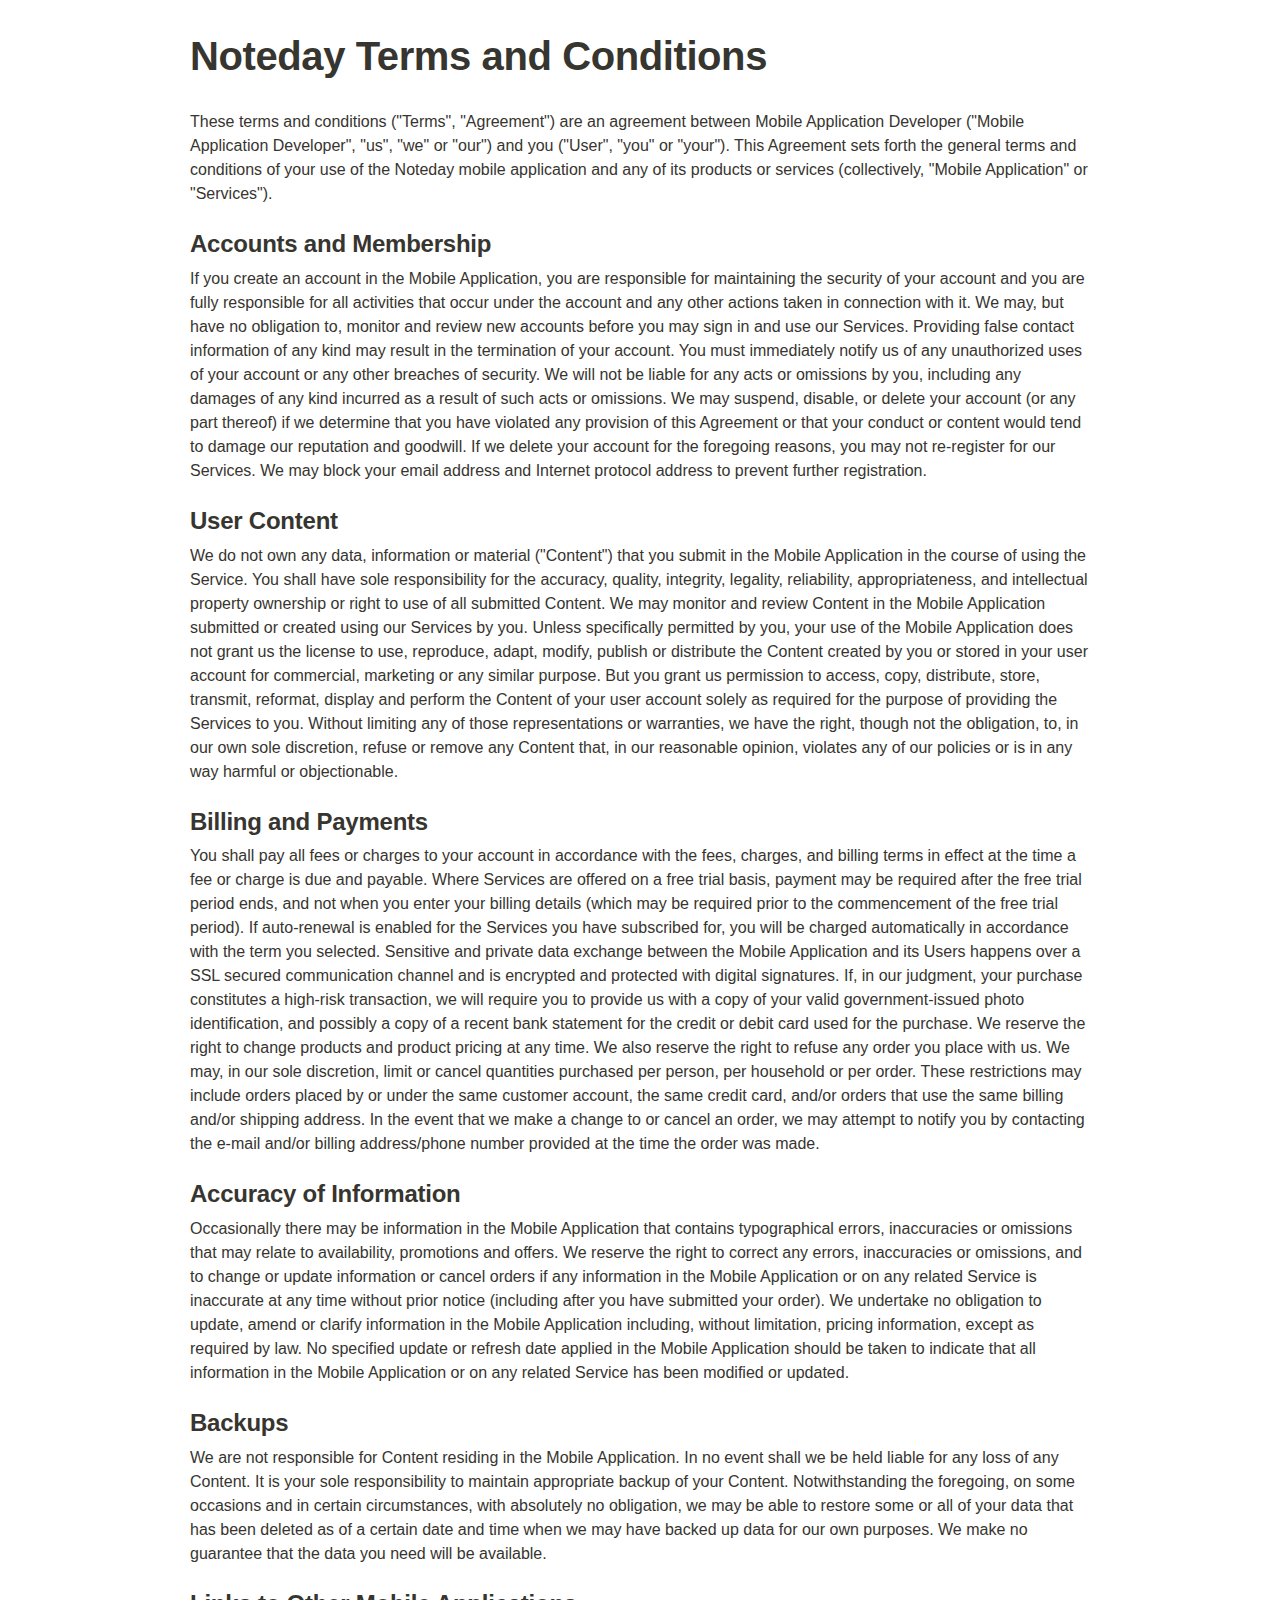
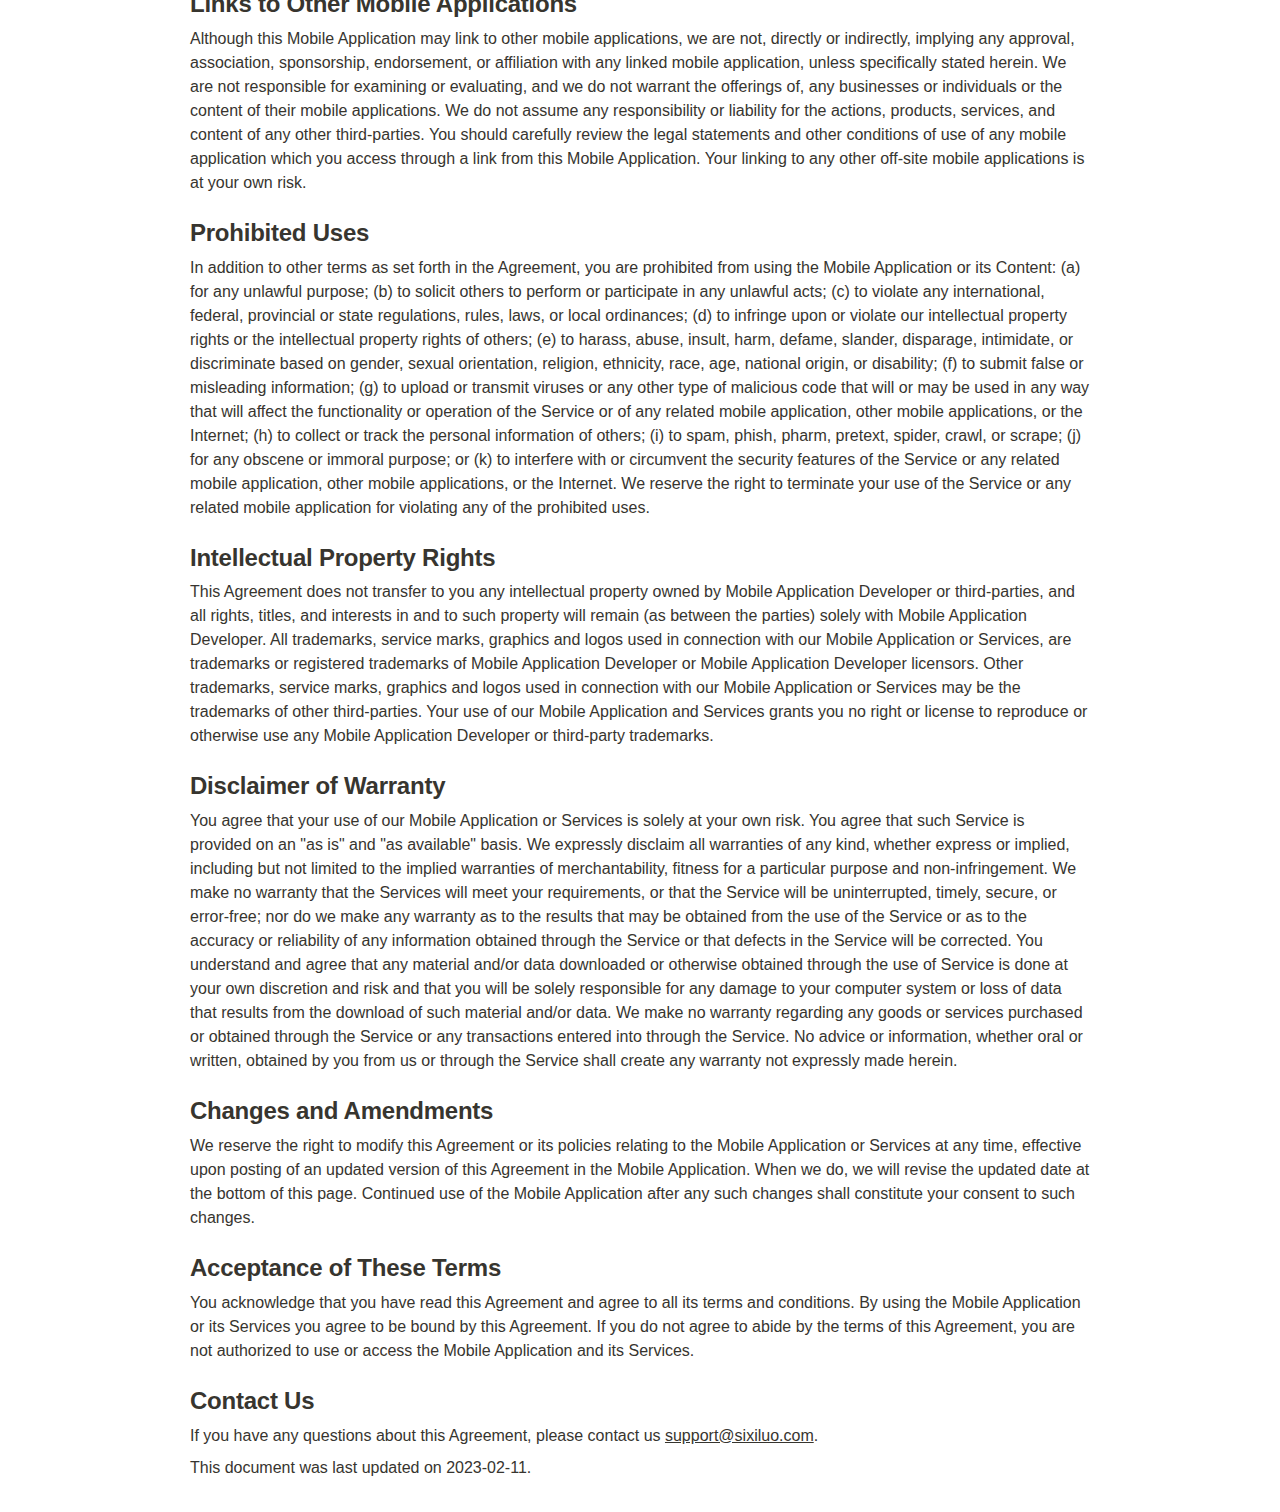
<file: noteday/terms-of-service.html>
<html><head><meta http-equiv="Content-Type" content="text/html; charset=utf-8"/><title>Noteday Terms and Conditions</title><style>
/* cspell:disable-file */
/* webkit printing magic: print all background colors */
html {
	-webkit-print-color-adjust: exact;
}
* {
	box-sizing: border-box;
	-webkit-print-color-adjust: exact;
}

html,
body {
	margin: 0;
	padding: 0;
}
@media only screen {
	body {
		margin: 2em auto;
		max-width: 900px;
		color: rgb(55, 53, 47);
	}
}

body {
	line-height: 1.5;
	white-space: pre-wrap;
}

a,
a.visited {
	color: inherit;
	text-decoration: underline;
}

.pdf-relative-link-path {
	font-size: 80%;
	color: #444;
}

h1,
h2,
h3 {
	letter-spacing: -0.01em;
	line-height: 1.2;
	font-weight: 600;
	margin-bottom: 0;
}

.page-title {
	font-size: 2.5rem;
	font-weight: 700;
	margin-top: 0;
	margin-bottom: 0.75em;
}

h1 {
	font-size: 1.875rem;
	margin-top: 1.875rem;
}

h2 {
	font-size: 1.5rem;
	margin-top: 1.5rem;
}

h3 {
	font-size: 1.25rem;
	margin-top: 1.25rem;
}

.source {
	border: 1px solid #ddd;
	border-radius: 3px;
	padding: 1.5em;
	word-break: break-all;
}

.callout {
	border-radius: 3px;
	padding: 1rem;
}

figure {
	margin: 1.25em 0;
	page-break-inside: avoid;
}

figcaption {
	opacity: 0.5;
	font-size: 85%;
	margin-top: 0.5em;
}

mark {
	background-color: transparent;
}

.indented {
	padding-left: 1.5em;
}

hr {
	background: transparent;
	display: block;
	width: 100%;
	height: 1px;
	visibility: visible;
	border: none;
	border-bottom: 1px solid rgba(55, 53, 47, 0.09);
}

img {
	max-width: 100%;
}

@media only print {
	img {
		max-height: 100vh;
		object-fit: contain;
	}
}

@page {
	margin: 1in;
}

.collection-content {
	font-size: 0.875rem;
}

.column-list {
	display: flex;
	justify-content: space-between;
}

.column {
	padding: 0 1em;
}

.column:first-child {
	padding-left: 0;
}

.column:last-child {
	padding-right: 0;
}

.table_of_contents-item {
	display: block;
	font-size: 0.875rem;
	line-height: 1.3;
	padding: 0.125rem;
}

.table_of_contents-indent-1 {
	margin-left: 1.5rem;
}

.table_of_contents-indent-2 {
	margin-left: 3rem;
}

.table_of_contents-indent-3 {
	margin-left: 4.5rem;
}

.table_of_contents-link {
	text-decoration: none;
	opacity: 0.7;
	border-bottom: 1px solid rgba(55, 53, 47, 0.18);
}

table,
th,
td {
	border: 1px solid rgba(55, 53, 47, 0.09);
	border-collapse: collapse;
}

table {
	border-left: none;
	border-right: none;
}

th,
td {
	font-weight: normal;
	padding: 0.25em 0.5em;
	line-height: 1.5;
	min-height: 1.5em;
	text-align: left;
}

th {
	color: rgba(55, 53, 47, 0.6);
}

ol,
ul {
	margin: 0;
	margin-block-start: 0.6em;
	margin-block-end: 0.6em;
}

li > ol:first-child,
li > ul:first-child {
	margin-block-start: 0.6em;
}

ul > li {
	list-style: disc;
}

ul.to-do-list {
	text-indent: -1.7em;
}

ul.to-do-list > li {
	list-style: none;
}

.to-do-children-checked {
	text-decoration: line-through;
	opacity: 0.375;
}

ul.toggle > li {
	list-style: none;
}

ul {
	padding-inline-start: 1.7em;
}

ul > li {
	padding-left: 0.1em;
}

ol {
	padding-inline-start: 1.6em;
}

ol > li {
	padding-left: 0.2em;
}

.mono ol {
	padding-inline-start: 2em;
}

.mono ol > li {
	text-indent: -0.4em;
}

.toggle {
	padding-inline-start: 0em;
	list-style-type: none;
}

/* Indent toggle children */
.toggle > li > details {
	padding-left: 1.7em;
}

.toggle > li > details > summary {
	margin-left: -1.1em;
}

.selected-value {
	display: inline-block;
	padding: 0 0.5em;
	background: rgba(206, 205, 202, 0.5);
	border-radius: 3px;
	margin-right: 0.5em;
	margin-top: 0.3em;
	margin-bottom: 0.3em;
	white-space: nowrap;
}

.collection-title {
	display: inline-block;
	margin-right: 1em;
}

.simple-table {
	margin-top: 1em;
	font-size: 0.875rem;
	empty-cells: show;
}
.simple-table td {
	height: 29px;
	min-width: 120px;
}

.simple-table th {
	height: 29px;
	min-width: 120px;
}

.simple-table-header-color {
	background: rgb(247, 246, 243);
	color: black;
}
.simple-table-header {
	font-weight: 500;
}

time {
	opacity: 0.5;
}

.icon {
	display: inline-block;
	max-width: 1.2em;
	max-height: 1.2em;
	text-decoration: none;
	vertical-align: text-bottom;
	margin-right: 0.5em;
}

img.icon {
	border-radius: 3px;
}

.user-icon {
	width: 1.5em;
	height: 1.5em;
	border-radius: 100%;
	margin-right: 0.5rem;
}

.user-icon-inner {
	font-size: 0.8em;
}

.text-icon {
	border: 1px solid #000;
	text-align: center;
}

.page-cover-image {
	display: block;
	object-fit: cover;
	width: 100%;
	max-height: 30vh;
}

.page-header-icon {
	font-size: 3rem;
	margin-bottom: 1rem;
}

.page-header-icon-with-cover {
	margin-top: -0.72em;
	margin-left: 0.07em;
}

.page-header-icon img {
	border-radius: 3px;
}

.link-to-page {
	margin: 1em 0;
	padding: 0;
	border: none;
	font-weight: 500;
}

p > .user {
	opacity: 0.5;
}

td > .user,
td > time {
	white-space: nowrap;
}

input[type="checkbox"] {
	transform: scale(1.5);
	margin-right: 0.6em;
	vertical-align: middle;
}

p {
	margin-top: 0.5em;
	margin-bottom: 0.5em;
}

.image {
	border: none;
	margin: 1.5em 0;
	padding: 0;
	border-radius: 0;
	text-align: center;
}

.code,
code {
	background: rgba(135, 131, 120, 0.15);
	border-radius: 3px;
	padding: 0.2em 0.4em;
	border-radius: 3px;
	font-size: 85%;
	tab-size: 2;
}

code {
	color: #eb5757;
}

.code {
	padding: 1.5em 1em;
}

.code-wrap {
	white-space: pre-wrap;
	word-break: break-all;
}

.code > code {
	background: none;
	padding: 0;
	font-size: 100%;
	color: inherit;
}

blockquote {
	font-size: 1.25em;
	margin: 1em 0;
	padding-left: 1em;
	border-left: 3px solid rgb(55, 53, 47);
}

.bookmark {
	text-decoration: none;
	max-height: 8em;
	padding: 0;
	display: flex;
	width: 100%;
	align-items: stretch;
}

.bookmark-title {
	font-size: 0.85em;
	overflow: hidden;
	text-overflow: ellipsis;
	height: 1.75em;
	white-space: nowrap;
}

.bookmark-text {
	display: flex;
	flex-direction: column;
}

.bookmark-info {
	flex: 4 1 180px;
	padding: 12px 14px 14px;
	display: flex;
	flex-direction: column;
	justify-content: space-between;
}

.bookmark-image {
	width: 33%;
	flex: 1 1 180px;
	display: block;
	position: relative;
	object-fit: cover;
	border-radius: 1px;
}

.bookmark-description {
	color: rgba(55, 53, 47, 0.6);
	font-size: 0.75em;
	overflow: hidden;
	max-height: 4.5em;
	word-break: break-word;
}

.bookmark-href {
	font-size: 0.75em;
	margin-top: 0.25em;
}

.sans { font-family: ui-sans-serif, -apple-system, BlinkMacSystemFont, "Segoe UI", Helvetica, "Apple Color Emoji", Arial, sans-serif, "Segoe UI Emoji", "Segoe UI Symbol"; }
.code { font-family: "SFMono-Regular", Menlo, Consolas, "PT Mono", "Liberation Mono", Courier, monospace; }
.serif { font-family: Lyon-Text, Georgia, ui-serif, serif; }
.mono { font-family: iawriter-mono, Nitti, Menlo, Courier, monospace; }
.pdf .sans { font-family: Inter, ui-sans-serif, -apple-system, BlinkMacSystemFont, "Segoe UI", Helvetica, "Apple Color Emoji", Arial, sans-serif, "Segoe UI Emoji", "Segoe UI Symbol", 'Twemoji', 'Noto Color Emoji', 'Noto Sans CJK JP'; }
.pdf:lang(zh-CN) .sans { font-family: Inter, ui-sans-serif, -apple-system, BlinkMacSystemFont, "Segoe UI", Helvetica, "Apple Color Emoji", Arial, sans-serif, "Segoe UI Emoji", "Segoe UI Symbol", 'Twemoji', 'Noto Color Emoji', 'Noto Sans CJK SC'; }
.pdf:lang(zh-TW) .sans { font-family: Inter, ui-sans-serif, -apple-system, BlinkMacSystemFont, "Segoe UI", Helvetica, "Apple Color Emoji", Arial, sans-serif, "Segoe UI Emoji", "Segoe UI Symbol", 'Twemoji', 'Noto Color Emoji', 'Noto Sans CJK TC'; }
.pdf:lang(ko-KR) .sans { font-family: Inter, ui-sans-serif, -apple-system, BlinkMacSystemFont, "Segoe UI", Helvetica, "Apple Color Emoji", Arial, sans-serif, "Segoe UI Emoji", "Segoe UI Symbol", 'Twemoji', 'Noto Color Emoji', 'Noto Sans CJK KR'; }
.pdf .code { font-family: Source Code Pro, "SFMono-Regular", Menlo, Consolas, "PT Mono", "Liberation Mono", Courier, monospace, 'Twemoji', 'Noto Color Emoji', 'Noto Sans Mono CJK JP'; }
.pdf:lang(zh-CN) .code { font-family: Source Code Pro, "SFMono-Regular", Menlo, Consolas, "PT Mono", "Liberation Mono", Courier, monospace, 'Twemoji', 'Noto Color Emoji', 'Noto Sans Mono CJK SC'; }
.pdf:lang(zh-TW) .code { font-family: Source Code Pro, "SFMono-Regular", Menlo, Consolas, "PT Mono", "Liberation Mono", Courier, monospace, 'Twemoji', 'Noto Color Emoji', 'Noto Sans Mono CJK TC'; }
.pdf:lang(ko-KR) .code { font-family: Source Code Pro, "SFMono-Regular", Menlo, Consolas, "PT Mono", "Liberation Mono", Courier, monospace, 'Twemoji', 'Noto Color Emoji', 'Noto Sans Mono CJK KR'; }
.pdf .serif { font-family: PT Serif, Lyon-Text, Georgia, ui-serif, serif, 'Twemoji', 'Noto Color Emoji', 'Noto Serif CJK JP'; }
.pdf:lang(zh-CN) .serif { font-family: PT Serif, Lyon-Text, Georgia, ui-serif, serif, 'Twemoji', 'Noto Color Emoji', 'Noto Serif CJK SC'; }
.pdf:lang(zh-TW) .serif { font-family: PT Serif, Lyon-Text, Georgia, ui-serif, serif, 'Twemoji', 'Noto Color Emoji', 'Noto Serif CJK TC'; }
.pdf:lang(ko-KR) .serif { font-family: PT Serif, Lyon-Text, Georgia, ui-serif, serif, 'Twemoji', 'Noto Color Emoji', 'Noto Serif CJK KR'; }
.pdf .mono { font-family: PT Mono, iawriter-mono, Nitti, Menlo, Courier, monospace, 'Twemoji', 'Noto Color Emoji', 'Noto Sans Mono CJK JP'; }
.pdf:lang(zh-CN) .mono { font-family: PT Mono, iawriter-mono, Nitti, Menlo, Courier, monospace, 'Twemoji', 'Noto Color Emoji', 'Noto Sans Mono CJK SC'; }
.pdf:lang(zh-TW) .mono { font-family: PT Mono, iawriter-mono, Nitti, Menlo, Courier, monospace, 'Twemoji', 'Noto Color Emoji', 'Noto Sans Mono CJK TC'; }
.pdf:lang(ko-KR) .mono { font-family: PT Mono, iawriter-mono, Nitti, Menlo, Courier, monospace, 'Twemoji', 'Noto Color Emoji', 'Noto Sans Mono CJK KR'; }
.highlight-default {
	color: rgba(55, 53, 47, 1);
}
.highlight-gray {
	color: rgba(120, 119, 116, 1);
	fill: rgba(120, 119, 116, 1);
}
.highlight-brown {
	color: rgba(159, 107, 83, 1);
	fill: rgba(159, 107, 83, 1);
}
.highlight-orange {
	color: rgba(217, 115, 13, 1);
	fill: rgba(217, 115, 13, 1);
}
.highlight-yellow {
	color: rgba(203, 145, 47, 1);
	fill: rgba(203, 145, 47, 1);
}
.highlight-teal {
	color: rgba(68, 131, 97, 1);
	fill: rgba(68, 131, 97, 1);
}
.highlight-blue {
	color: rgba(51, 126, 169, 1);
	fill: rgba(51, 126, 169, 1);
}
.highlight-purple {
	color: rgba(144, 101, 176, 1);
	fill: rgba(144, 101, 176, 1);
}
.highlight-pink {
	color: rgba(193, 76, 138, 1);
	fill: rgba(193, 76, 138, 1);
}
.highlight-red {
	color: rgba(212, 76, 71, 1);
	fill: rgba(212, 76, 71, 1);
}
.highlight-gray_background {
	background: rgba(241, 241, 239, 1);
}
.highlight-brown_background {
	background: rgba(244, 238, 238, 1);
}
.highlight-orange_background {
	background: rgba(251, 236, 221, 1);
}
.highlight-yellow_background {
	background: rgba(251, 243, 219, 1);
}
.highlight-teal_background {
	background: rgba(237, 243, 236, 1);
}
.highlight-blue_background {
	background: rgba(231, 243, 248, 1);
}
.highlight-purple_background {
	background: rgba(244, 240, 247, 0.8);
}
.highlight-pink_background {
	background: rgba(249, 238, 243, 0.8);
}
.highlight-red_background {
	background: rgba(253, 235, 236, 1);
}
.block-color-default {
	color: inherit;
	fill: inherit;
}
.block-color-gray {
	color: rgba(120, 119, 116, 1);
	fill: rgba(120, 119, 116, 1);
}
.block-color-brown {
	color: rgba(159, 107, 83, 1);
	fill: rgba(159, 107, 83, 1);
}
.block-color-orange {
	color: rgba(217, 115, 13, 1);
	fill: rgba(217, 115, 13, 1);
}
.block-color-yellow {
	color: rgba(203, 145, 47, 1);
	fill: rgba(203, 145, 47, 1);
}
.block-color-teal {
	color: rgba(68, 131, 97, 1);
	fill: rgba(68, 131, 97, 1);
}
.block-color-blue {
	color: rgba(51, 126, 169, 1);
	fill: rgba(51, 126, 169, 1);
}
.block-color-purple {
	color: rgba(144, 101, 176, 1);
	fill: rgba(144, 101, 176, 1);
}
.block-color-pink {
	color: rgba(193, 76, 138, 1);
	fill: rgba(193, 76, 138, 1);
}
.block-color-red {
	color: rgba(212, 76, 71, 1);
	fill: rgba(212, 76, 71, 1);
}
.block-color-gray_background {
	background: rgba(241, 241, 239, 1);
}
.block-color-brown_background {
	background: rgba(244, 238, 238, 1);
}
.block-color-orange_background {
	background: rgba(251, 236, 221, 1);
}
.block-color-yellow_background {
	background: rgba(251, 243, 219, 1);
}
.block-color-teal_background {
	background: rgba(237, 243, 236, 1);
}
.block-color-blue_background {
	background: rgba(231, 243, 248, 1);
}
.block-color-purple_background {
	background: rgba(244, 240, 247, 0.8);
}
.block-color-pink_background {
	background: rgba(249, 238, 243, 0.8);
}
.block-color-red_background {
	background: rgba(253, 235, 236, 1);
}
.select-value-color-pink { background-color: rgba(245, 224, 233, 1); }
.select-value-color-purple { background-color: rgba(232, 222, 238, 1); }
.select-value-color-green { background-color: rgba(219, 237, 219, 1); }
.select-value-color-gray { background-color: rgba(227, 226, 224, 1); }
.select-value-color-opaquegray { background-color: rgba(255, 255, 255, 0.0375); }
.select-value-color-orange { background-color: rgba(250, 222, 201, 1); }
.select-value-color-brown { background-color: rgba(238, 224, 218, 1); }
.select-value-color-red { background-color: rgba(255, 226, 221, 1); }
.select-value-color-yellow { background-color: rgba(253, 236, 200, 1); }
.select-value-color-blue { background-color: rgba(211, 229, 239, 1); }

.checkbox {
	display: inline-flex;
	vertical-align: text-bottom;
	width: 16;
	height: 16;
	background-size: 16px;
	margin-left: 2px;
	margin-right: 5px;
}

.checkbox-on {
	background-image: url("data:image/svg+xml;charset=UTF-8,%3Csvg%20width%3D%2216%22%20height%3D%2216%22%20viewBox%3D%220%200%2016%2016%22%20fill%3D%22none%22%20xmlns%3D%22http%3A%2F%2Fwww.w3.org%2F2000%2Fsvg%22%3E%0A%3Crect%20width%3D%2216%22%20height%3D%2216%22%20fill%3D%22%2358A9D7%22%2F%3E%0A%3Cpath%20d%3D%22M6.71429%2012.2852L14%204.9995L12.7143%203.71436L6.71429%209.71378L3.28571%206.2831L2%207.57092L6.71429%2012.2852Z%22%20fill%3D%22white%22%2F%3E%0A%3C%2Fsvg%3E");
}

.checkbox-off {
	background-image: url("data:image/svg+xml;charset=UTF-8,%3Csvg%20width%3D%2216%22%20height%3D%2216%22%20viewBox%3D%220%200%2016%2016%22%20fill%3D%22none%22%20xmlns%3D%22http%3A%2F%2Fwww.w3.org%2F2000%2Fsvg%22%3E%0A%3Crect%20x%3D%220.75%22%20y%3D%220.75%22%20width%3D%2214.5%22%20height%3D%2214.5%22%20fill%3D%22white%22%20stroke%3D%22%2336352F%22%20stroke-width%3D%221.5%22%2F%3E%0A%3C%2Fsvg%3E");
}
	
</style></head><body><article id="9c68999a-f112-4352-b654-ebebd55c3f35" class="page sans"><header><h1 class="page-title">Noteday Terms and Conditions</h1></header><div class="page-body"><p id="0b41433a-270e-49e7-a302-c9136e447f12" class="">These terms and conditions (&quot;Terms&quot;, &quot;Agreement&quot;) are an agreement between Mobile Application Developer (&quot;Mobile Application Developer&quot;, &quot;us&quot;, &quot;we&quot; or &quot;our&quot;) and you (&quot;User&quot;, &quot;you&quot; or &quot;your&quot;). This Agreement sets forth the general terms and conditions of your use of the Noteday mobile application and any of its products or services (collectively, &quot;Mobile Application&quot; or &quot;Services&quot;).</p><h2 id="d7b61e6b-23db-4de7-955c-69a145073766" class="">Accounts and Membership</h2><p id="29774140-1445-435d-b983-3f9cfcd8ccf4" class="">If you create an account in the Mobile Application, you are responsible for maintaining the security of your account and you are fully responsible for all activities that occur under the account and any other actions taken in connection with it. We may, but have no obligation to, monitor and review new accounts before you may sign in and use our Services. Providing false contact information of any kind may result in the termination of your account. You must immediately notify us of any unauthorized uses of your account or any other breaches of security. We will not be liable for any acts or omissions by you, including any damages of any kind incurred as a result of such acts or omissions. We may suspend, disable, or delete your account (or any part thereof) if we determine that you have violated any provision of this Agreement or that your conduct or content would tend to damage our reputation and goodwill. If we delete your account for the foregoing reasons, you may not re-register for our Services. We may block your email address and Internet protocol address to prevent further registration.</p><h2 id="e4671d52-f6eb-4cb3-b35c-2239f492c4a4" class="">User Content</h2><p id="f28ddde2-9c73-45e5-ab03-2aea6343706f" class="">We do not own any data, information or material (&quot;Content&quot;) that you submit in the Mobile Application in the course of using the Service. You shall have sole responsibility for the accuracy, quality, integrity, legality, reliability, appropriateness, and intellectual property ownership or right to use of all submitted Content. We may monitor and review Content in the Mobile Application submitted or created using our Services by you. Unless specifically permitted by you, your use of the Mobile Application does not grant us the license to use, reproduce, adapt, modify, publish or distribute the Content created by you or stored in your user account for commercial, marketing or any similar purpose. But you grant us permission to access, copy, distribute, store, transmit, reformat, display and perform the Content of your user account solely as required for the purpose of providing the Services to you. Without limiting any of those representations or warranties, we have the right, though not the obligation, to, in our own sole discretion, refuse or remove any Content that, in our reasonable opinion, violates any of our policies or is in any way harmful or objectionable.</p><h2 id="94027dda-46d7-4277-b17a-4bf4d904661f" class="">Billing and Payments</h2><p id="d481f935-6bc3-4303-8647-82941c2642aa" class="">You shall pay all fees or charges to your account in accordance with the fees, charges, and billing terms in effect at the time a fee or charge is due and payable. Where Services are offered on a free trial basis, payment may be required after the free trial period ends, and not when you enter your billing details (which may be required prior to the commencement of the free trial period). If auto-renewal is enabled for the Services you have subscribed for, you will be charged automatically in accordance with the term you selected. Sensitive and private data exchange between the Mobile Application and its Users happens over a SSL secured communication channel and is encrypted and protected with digital signatures. If, in our judgment, your purchase constitutes a high-risk transaction, we will require you to provide us with a copy of your valid government-issued photo identification, and possibly a copy of a recent bank statement for the credit or debit card used for the purchase. We reserve the right to change products and product pricing at any time. We also reserve the right to refuse any order you place with us. We may, in our sole discretion, limit or cancel quantities purchased per person, per household or per order. These restrictions may include orders placed by or under the same customer account, the same credit card, and/or orders that use the same billing and/or shipping address. In the event that we make a change to or cancel an order, we may attempt to notify you by contacting the e-mail and/or billing address/phone number provided at the time the order was made.</p><h2 id="55c09de5-e00f-480f-a3c9-e7049a7377ac" class="">Accuracy of Information</h2><p id="88c56ed0-a83c-4135-85a0-70731d4ac24d" class="">Occasionally there may be information in the Mobile Application that contains typographical errors, inaccuracies or omissions that may relate to availability, promotions and offers. We reserve the right to correct any errors, inaccuracies or omissions, and to change or update information or cancel orders if any information in the Mobile Application or on any related Service is inaccurate at any time without prior notice (including after you have submitted your order). We undertake no obligation to update, amend or clarify information in the Mobile Application including, without limitation, pricing information, except as required by law. No specified update or refresh date applied in the Mobile Application should be taken to indicate that all information in the Mobile Application or on any related Service has been modified or updated.</p><h2 id="994f4504-12b0-4c1b-b5d3-fe98ddc75d57" class="">Backups</h2><p id="327f4bdf-a0df-4cfb-95d3-61607fdec7f6" class="">We are not responsible for Content residing in the Mobile Application. In no event shall we be held liable for any loss of any Content. It is your sole responsibility to maintain appropriate backup of your Content. Notwithstanding the foregoing, on some occasions and in certain circumstances, with absolutely no obligation, we may be able to restore some or all of your data that has been deleted as of a certain date and time when we may have backed up data for our own purposes. We make no guarantee that the data you need will be available.</p><h2 id="4d5d7ee6-af66-48b4-adf6-cc1ba7210ca4" class="">Links to Other Mobile Applications</h2><p id="5990f604-44ba-472a-a9ab-b1763effe4d5" class="">Although this Mobile Application may link to other mobile applications, we are not, directly or indirectly, implying any approval, association, sponsorship, endorsement, or affiliation with any linked mobile application, unless specifically stated herein. We are not responsible for examining or evaluating, and we do not warrant the offerings of, any businesses or individuals or the content of their mobile applications. We do not assume any responsibility or liability for the actions, products, services, and content of any other third-parties. You should carefully review the legal statements and other conditions of use of any mobile application which you access through a link from this Mobile Application. Your linking to any other off-site mobile applications is at your own risk.</p><h2 id="5734a812-e85b-441a-9062-a7c814362aba" class="">Prohibited Uses</h2><p id="f1012725-dc37-47cc-a124-98bdbd5ddd79" class="">In addition to other terms as set forth in the Agreement, you are prohibited from using the Mobile Application or its Content: (a) for any unlawful purpose; (b) to solicit others to perform or participate in any unlawful acts; (c) to violate any international, federal, provincial or state regulations, rules, laws, or local ordinances; (d) to infringe upon or violate our intellectual property rights or the intellectual property rights of others; (e) to harass, abuse, insult, harm, defame, slander, disparage, intimidate, or discriminate based on gender, sexual orientation, religion, ethnicity, race, age, national origin, or disability; (f) to submit false or misleading information; (g) to upload or transmit viruses or any other type of malicious code that will or may be used in any way that will affect the functionality or operation of the Service or of any related mobile application, other mobile applications, or the Internet; (h) to collect or track the personal information of others; (i) to spam, phish, pharm, pretext, spider, crawl, or scrape; (j) for any obscene or immoral purpose; or (k) to interfere with or circumvent the security features of the Service or any related mobile application, other mobile applications, or the Internet. We reserve the right to terminate your use of the Service or any related mobile application for violating any of the prohibited uses.</p><h2 id="0eb99907-ff3f-4ab2-a0d2-375970aa57c8" class="">Intellectual Property Rights</h2><p id="0e2dc8ee-dce2-4fd9-b3ef-9e79ebf1050d" class="">This Agreement does not transfer to you any intellectual property owned by Mobile Application Developer or third-parties, and all rights, titles, and interests in and to such property will remain (as between the parties) solely with Mobile Application Developer. All trademarks, service marks, graphics and logos used in connection with our Mobile Application or Services, are trademarks or registered trademarks of Mobile Application Developer or Mobile Application Developer licensors. Other trademarks, service marks, graphics and logos used in connection with our Mobile Application or Services may be the trademarks of other third-parties. Your use of our Mobile Application and Services grants you no right or license to reproduce or otherwise use any Mobile Application Developer or third-party trademarks.</p><h2 id="bd6959e3-ca00-433e-8eed-7b7d34afbe36" class="">Disclaimer of Warranty</h2><p id="307beeb3-6cf6-4753-ad98-daeaed3d5f41" class="">You agree that your use of our Mobile Application or Services is solely at your own risk. You agree that such Service is provided on an &quot;as is&quot; and &quot;as available&quot; basis. We expressly disclaim all warranties of any kind, whether express or implied, including but not limited to the implied warranties of merchantability, fitness for a particular purpose and non-infringement. We make no warranty that the Services will meet your requirements, or that the Service will be uninterrupted, timely, secure, or error-free; nor do we make any warranty as to the results that may be obtained from the use of the Service or as to the accuracy or reliability of any information obtained through the Service or that defects in the Service will be corrected. You understand and agree that any material and/or data downloaded or otherwise obtained through the use of Service is done at your own discretion and risk and that you will be solely responsible for any damage to your computer system or loss of data that results from the download of such material and/or data. We make no warranty regarding any goods or services purchased or obtained through the Service or any transactions entered into through the Service. No advice or information, whether oral or written, obtained by you from us or through the Service shall create any warranty not expressly made herein.</p><h2 id="8193b9b4-2d7a-4992-bf13-19f361bc8cea" class="">Changes and Amendments</h2><p id="ceeacca2-5efa-4d7f-89e1-960baea33cca" class="">We reserve the right to modify this Agreement or its policies relating to the Mobile Application or Services at any time, effective upon posting of an updated version of this Agreement in the Mobile Application. When we do, we will revise the updated date at the bottom of this page. Continued use of the Mobile Application after any such changes shall constitute your consent to such changes.</p><h2 id="6763f559-c57f-4965-8bbf-e78cad957e2b" class="">Acceptance of These Terms</h2><p id="429f8e65-e6c7-4fde-b242-7310153c4e6e" class="">You acknowledge that you have read this Agreement and agree to all its terms and conditions. By using the Mobile Application or its Services you agree to be bound by this Agreement. If you do not agree to abide by the terms of this Agreement, you are not authorized to use or access the Mobile Application and its Services.</p><h2 id="3f9c01c6-78c3-40e7-a7f4-3cc4589f6dff" class="">Contact Us</h2><p id="d27f53f5-9900-413b-a21f-8909cac49b5b" class="">If you have any questions about this Agreement, please contact us <a href="mailto:support@sixiluo.com">support@sixiluo.com</a>.</p><p id="cbd238b9-430f-42d6-ac17-ddf4890ca379" class="">This document was last updated on 2023-02-11.</p></div></article></body></html>
</file>
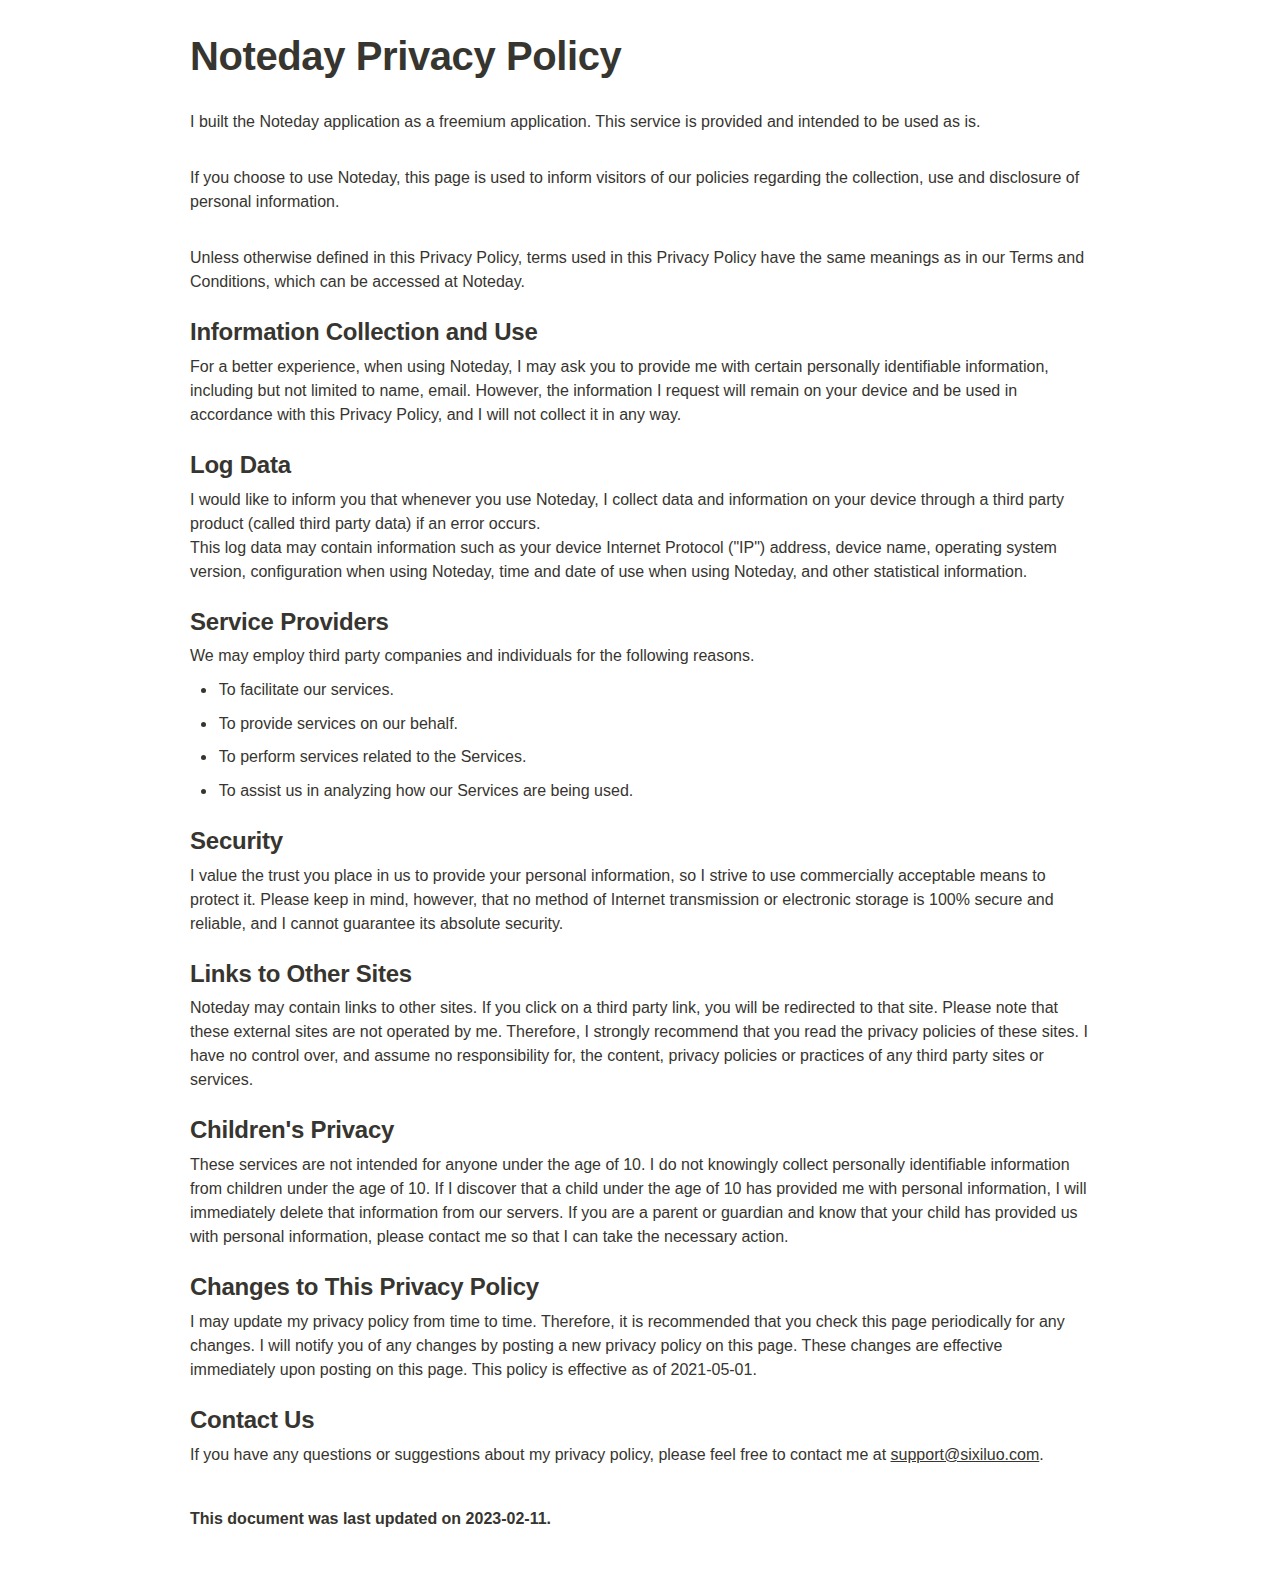
<file: noteday/privacy/english.html>
<html><head><meta http-equiv="Content-Type" content="text/html; charset=utf-8"/><title>Noteday Privacy Policy</title><style>
/* cspell:disable-file */
/* webkit printing magic: print all background colors */
html {
	-webkit-print-color-adjust: exact;
}
* {
	box-sizing: border-box;
	-webkit-print-color-adjust: exact;
}

html,
body {
	margin: 0;
	padding: 0;
}
@media only screen {
	body {
		margin: 2em auto;
		max-width: 900px;
		color: rgb(55, 53, 47);
	}
}

body {
	line-height: 1.5;
	white-space: pre-wrap;
}

a,
a.visited {
	color: inherit;
	text-decoration: underline;
}

.pdf-relative-link-path {
	font-size: 80%;
	color: #444;
}

h1,
h2,
h3 {
	letter-spacing: -0.01em;
	line-height: 1.2;
	font-weight: 600;
	margin-bottom: 0;
}

.page-title {
	font-size: 2.5rem;
	font-weight: 700;
	margin-top: 0;
	margin-bottom: 0.75em;
}

h1 {
	font-size: 1.875rem;
	margin-top: 1.875rem;
}

h2 {
	font-size: 1.5rem;
	margin-top: 1.5rem;
}

h3 {
	font-size: 1.25rem;
	margin-top: 1.25rem;
}

.source {
	border: 1px solid #ddd;
	border-radius: 3px;
	padding: 1.5em;
	word-break: break-all;
}

.callout {
	border-radius: 3px;
	padding: 1rem;
}

figure {
	margin: 1.25em 0;
	page-break-inside: avoid;
}

figcaption {
	opacity: 0.5;
	font-size: 85%;
	margin-top: 0.5em;
}

mark {
	background-color: transparent;
}

.indented {
	padding-left: 1.5em;
}

hr {
	background: transparent;
	display: block;
	width: 100%;
	height: 1px;
	visibility: visible;
	border: none;
	border-bottom: 1px solid rgba(55, 53, 47, 0.09);
}

img {
	max-width: 100%;
}

@media only print {
	img {
		max-height: 100vh;
		object-fit: contain;
	}
}

@page {
	margin: 1in;
}

.collection-content {
	font-size: 0.875rem;
}

.column-list {
	display: flex;
	justify-content: space-between;
}

.column {
	padding: 0 1em;
}

.column:first-child {
	padding-left: 0;
}

.column:last-child {
	padding-right: 0;
}

.table_of_contents-item {
	display: block;
	font-size: 0.875rem;
	line-height: 1.3;
	padding: 0.125rem;
}

.table_of_contents-indent-1 {
	margin-left: 1.5rem;
}

.table_of_contents-indent-2 {
	margin-left: 3rem;
}

.table_of_contents-indent-3 {
	margin-left: 4.5rem;
}

.table_of_contents-link {
	text-decoration: none;
	opacity: 0.7;
	border-bottom: 1px solid rgba(55, 53, 47, 0.18);
}

table,
th,
td {
	border: 1px solid rgba(55, 53, 47, 0.09);
	border-collapse: collapse;
}

table {
	border-left: none;
	border-right: none;
}

th,
td {
	font-weight: normal;
	padding: 0.25em 0.5em;
	line-height: 1.5;
	min-height: 1.5em;
	text-align: left;
}

th {
	color: rgba(55, 53, 47, 0.6);
}

ol,
ul {
	margin: 0;
	margin-block-start: 0.6em;
	margin-block-end: 0.6em;
}

li > ol:first-child,
li > ul:first-child {
	margin-block-start: 0.6em;
}

ul > li {
	list-style: disc;
}

ul.to-do-list {
	text-indent: -1.7em;
}

ul.to-do-list > li {
	list-style: none;
}

.to-do-children-checked {
	text-decoration: line-through;
	opacity: 0.375;
}

ul.toggle > li {
	list-style: none;
}

ul {
	padding-inline-start: 1.7em;
}

ul > li {
	padding-left: 0.1em;
}

ol {
	padding-inline-start: 1.6em;
}

ol > li {
	padding-left: 0.2em;
}

.mono ol {
	padding-inline-start: 2em;
}

.mono ol > li {
	text-indent: -0.4em;
}

.toggle {
	padding-inline-start: 0em;
	list-style-type: none;
}

/* Indent toggle children */
.toggle > li > details {
	padding-left: 1.7em;
}

.toggle > li > details > summary {
	margin-left: -1.1em;
}

.selected-value {
	display: inline-block;
	padding: 0 0.5em;
	background: rgba(206, 205, 202, 0.5);
	border-radius: 3px;
	margin-right: 0.5em;
	margin-top: 0.3em;
	margin-bottom: 0.3em;
	white-space: nowrap;
}

.collection-title {
	display: inline-block;
	margin-right: 1em;
}

.simple-table {
	margin-top: 1em;
	font-size: 0.875rem;
	empty-cells: show;
}
.simple-table td {
	height: 29px;
	min-width: 120px;
}

.simple-table th {
	height: 29px;
	min-width: 120px;
}

.simple-table-header-color {
	background: rgb(247, 246, 243);
	color: black;
}
.simple-table-header {
	font-weight: 500;
}

time {
	opacity: 0.5;
}

.icon {
	display: inline-block;
	max-width: 1.2em;
	max-height: 1.2em;
	text-decoration: none;
	vertical-align: text-bottom;
	margin-right: 0.5em;
}

img.icon {
	border-radius: 3px;
}

.user-icon {
	width: 1.5em;
	height: 1.5em;
	border-radius: 100%;
	margin-right: 0.5rem;
}

.user-icon-inner {
	font-size: 0.8em;
}

.text-icon {
	border: 1px solid #000;
	text-align: center;
}

.page-cover-image {
	display: block;
	object-fit: cover;
	width: 100%;
	max-height: 30vh;
}

.page-header-icon {
	font-size: 3rem;
	margin-bottom: 1rem;
}

.page-header-icon-with-cover {
	margin-top: -0.72em;
	margin-left: 0.07em;
}

.page-header-icon img {
	border-radius: 3px;
}

.link-to-page {
	margin: 1em 0;
	padding: 0;
	border: none;
	font-weight: 500;
}

p > .user {
	opacity: 0.5;
}

td > .user,
td > time {
	white-space: nowrap;
}

input[type="checkbox"] {
	transform: scale(1.5);
	margin-right: 0.6em;
	vertical-align: middle;
}

p {
	margin-top: 0.5em;
	margin-bottom: 0.5em;
}

.image {
	border: none;
	margin: 1.5em 0;
	padding: 0;
	border-radius: 0;
	text-align: center;
}

.code,
code {
	background: rgba(135, 131, 120, 0.15);
	border-radius: 3px;
	padding: 0.2em 0.4em;
	border-radius: 3px;
	font-size: 85%;
	tab-size: 2;
}

code {
	color: #eb5757;
}

.code {
	padding: 1.5em 1em;
}

.code-wrap {
	white-space: pre-wrap;
	word-break: break-all;
}

.code > code {
	background: none;
	padding: 0;
	font-size: 100%;
	color: inherit;
}

blockquote {
	font-size: 1.25em;
	margin: 1em 0;
	padding-left: 1em;
	border-left: 3px solid rgb(55, 53, 47);
}

.bookmark {
	text-decoration: none;
	max-height: 8em;
	padding: 0;
	display: flex;
	width: 100%;
	align-items: stretch;
}

.bookmark-title {
	font-size: 0.85em;
	overflow: hidden;
	text-overflow: ellipsis;
	height: 1.75em;
	white-space: nowrap;
}

.bookmark-text {
	display: flex;
	flex-direction: column;
}

.bookmark-info {
	flex: 4 1 180px;
	padding: 12px 14px 14px;
	display: flex;
	flex-direction: column;
	justify-content: space-between;
}

.bookmark-image {
	width: 33%;
	flex: 1 1 180px;
	display: block;
	position: relative;
	object-fit: cover;
	border-radius: 1px;
}

.bookmark-description {
	color: rgba(55, 53, 47, 0.6);
	font-size: 0.75em;
	overflow: hidden;
	max-height: 4.5em;
	word-break: break-word;
}

.bookmark-href {
	font-size: 0.75em;
	margin-top: 0.25em;
}

.sans { font-family: ui-sans-serif, -apple-system, BlinkMacSystemFont, "Segoe UI", Helvetica, "Apple Color Emoji", Arial, sans-serif, "Segoe UI Emoji", "Segoe UI Symbol"; }
.code { font-family: "SFMono-Regular", Menlo, Consolas, "PT Mono", "Liberation Mono", Courier, monospace; }
.serif { font-family: Lyon-Text, Georgia, ui-serif, serif; }
.mono { font-family: iawriter-mono, Nitti, Menlo, Courier, monospace; }
.pdf .sans { font-family: Inter, ui-sans-serif, -apple-system, BlinkMacSystemFont, "Segoe UI", Helvetica, "Apple Color Emoji", Arial, sans-serif, "Segoe UI Emoji", "Segoe UI Symbol", 'Twemoji', 'Noto Color Emoji', 'Noto Sans CJK JP'; }
.pdf:lang(zh-CN) .sans { font-family: Inter, ui-sans-serif, -apple-system, BlinkMacSystemFont, "Segoe UI", Helvetica, "Apple Color Emoji", Arial, sans-serif, "Segoe UI Emoji", "Segoe UI Symbol", 'Twemoji', 'Noto Color Emoji', 'Noto Sans CJK SC'; }
.pdf:lang(zh-TW) .sans { font-family: Inter, ui-sans-serif, -apple-system, BlinkMacSystemFont, "Segoe UI", Helvetica, "Apple Color Emoji", Arial, sans-serif, "Segoe UI Emoji", "Segoe UI Symbol", 'Twemoji', 'Noto Color Emoji', 'Noto Sans CJK TC'; }
.pdf:lang(ko-KR) .sans { font-family: Inter, ui-sans-serif, -apple-system, BlinkMacSystemFont, "Segoe UI", Helvetica, "Apple Color Emoji", Arial, sans-serif, "Segoe UI Emoji", "Segoe UI Symbol", 'Twemoji', 'Noto Color Emoji', 'Noto Sans CJK KR'; }
.pdf .code { font-family: Source Code Pro, "SFMono-Regular", Menlo, Consolas, "PT Mono", "Liberation Mono", Courier, monospace, 'Twemoji', 'Noto Color Emoji', 'Noto Sans Mono CJK JP'; }
.pdf:lang(zh-CN) .code { font-family: Source Code Pro, "SFMono-Regular", Menlo, Consolas, "PT Mono", "Liberation Mono", Courier, monospace, 'Twemoji', 'Noto Color Emoji', 'Noto Sans Mono CJK SC'; }
.pdf:lang(zh-TW) .code { font-family: Source Code Pro, "SFMono-Regular", Menlo, Consolas, "PT Mono", "Liberation Mono", Courier, monospace, 'Twemoji', 'Noto Color Emoji', 'Noto Sans Mono CJK TC'; }
.pdf:lang(ko-KR) .code { font-family: Source Code Pro, "SFMono-Regular", Menlo, Consolas, "PT Mono", "Liberation Mono", Courier, monospace, 'Twemoji', 'Noto Color Emoji', 'Noto Sans Mono CJK KR'; }
.pdf .serif { font-family: PT Serif, Lyon-Text, Georgia, ui-serif, serif, 'Twemoji', 'Noto Color Emoji', 'Noto Serif CJK JP'; }
.pdf:lang(zh-CN) .serif { font-family: PT Serif, Lyon-Text, Georgia, ui-serif, serif, 'Twemoji', 'Noto Color Emoji', 'Noto Serif CJK SC'; }
.pdf:lang(zh-TW) .serif { font-family: PT Serif, Lyon-Text, Georgia, ui-serif, serif, 'Twemoji', 'Noto Color Emoji', 'Noto Serif CJK TC'; }
.pdf:lang(ko-KR) .serif { font-family: PT Serif, Lyon-Text, Georgia, ui-serif, serif, 'Twemoji', 'Noto Color Emoji', 'Noto Serif CJK KR'; }
.pdf .mono { font-family: PT Mono, iawriter-mono, Nitti, Menlo, Courier, monospace, 'Twemoji', 'Noto Color Emoji', 'Noto Sans Mono CJK JP'; }
.pdf:lang(zh-CN) .mono { font-family: PT Mono, iawriter-mono, Nitti, Menlo, Courier, monospace, 'Twemoji', 'Noto Color Emoji', 'Noto Sans Mono CJK SC'; }
.pdf:lang(zh-TW) .mono { font-family: PT Mono, iawriter-mono, Nitti, Menlo, Courier, monospace, 'Twemoji', 'Noto Color Emoji', 'Noto Sans Mono CJK TC'; }
.pdf:lang(ko-KR) .mono { font-family: PT Mono, iawriter-mono, Nitti, Menlo, Courier, monospace, 'Twemoji', 'Noto Color Emoji', 'Noto Sans Mono CJK KR'; }
.highlight-default {
	color: rgba(55, 53, 47, 1);
}
.highlight-gray {
	color: rgba(120, 119, 116, 1);
	fill: rgba(120, 119, 116, 1);
}
.highlight-brown {
	color: rgba(159, 107, 83, 1);
	fill: rgba(159, 107, 83, 1);
}
.highlight-orange {
	color: rgba(217, 115, 13, 1);
	fill: rgba(217, 115, 13, 1);
}
.highlight-yellow {
	color: rgba(203, 145, 47, 1);
	fill: rgba(203, 145, 47, 1);
}
.highlight-teal {
	color: rgba(68, 131, 97, 1);
	fill: rgba(68, 131, 97, 1);
}
.highlight-blue {
	color: rgba(51, 126, 169, 1);
	fill: rgba(51, 126, 169, 1);
}
.highlight-purple {
	color: rgba(144, 101, 176, 1);
	fill: rgba(144, 101, 176, 1);
}
.highlight-pink {
	color: rgba(193, 76, 138, 1);
	fill: rgba(193, 76, 138, 1);
}
.highlight-red {
	color: rgba(212, 76, 71, 1);
	fill: rgba(212, 76, 71, 1);
}
.highlight-gray_background {
	background: rgba(241, 241, 239, 1);
}
.highlight-brown_background {
	background: rgba(244, 238, 238, 1);
}
.highlight-orange_background {
	background: rgba(251, 236, 221, 1);
}
.highlight-yellow_background {
	background: rgba(251, 243, 219, 1);
}
.highlight-teal_background {
	background: rgba(237, 243, 236, 1);
}
.highlight-blue_background {
	background: rgba(231, 243, 248, 1);
}
.highlight-purple_background {
	background: rgba(244, 240, 247, 0.8);
}
.highlight-pink_background {
	background: rgba(249, 238, 243, 0.8);
}
.highlight-red_background {
	background: rgba(253, 235, 236, 1);
}
.block-color-default {
	color: inherit;
	fill: inherit;
}
.block-color-gray {
	color: rgba(120, 119, 116, 1);
	fill: rgba(120, 119, 116, 1);
}
.block-color-brown {
	color: rgba(159, 107, 83, 1);
	fill: rgba(159, 107, 83, 1);
}
.block-color-orange {
	color: rgba(217, 115, 13, 1);
	fill: rgba(217, 115, 13, 1);
}
.block-color-yellow {
	color: rgba(203, 145, 47, 1);
	fill: rgba(203, 145, 47, 1);
}
.block-color-teal {
	color: rgba(68, 131, 97, 1);
	fill: rgba(68, 131, 97, 1);
}
.block-color-blue {
	color: rgba(51, 126, 169, 1);
	fill: rgba(51, 126, 169, 1);
}
.block-color-purple {
	color: rgba(144, 101, 176, 1);
	fill: rgba(144, 101, 176, 1);
}
.block-color-pink {
	color: rgba(193, 76, 138, 1);
	fill: rgba(193, 76, 138, 1);
}
.block-color-red {
	color: rgba(212, 76, 71, 1);
	fill: rgba(212, 76, 71, 1);
}
.block-color-gray_background {
	background: rgba(241, 241, 239, 1);
}
.block-color-brown_background {
	background: rgba(244, 238, 238, 1);
}
.block-color-orange_background {
	background: rgba(251, 236, 221, 1);
}
.block-color-yellow_background {
	background: rgba(251, 243, 219, 1);
}
.block-color-teal_background {
	background: rgba(237, 243, 236, 1);
}
.block-color-blue_background {
	background: rgba(231, 243, 248, 1);
}
.block-color-purple_background {
	background: rgba(244, 240, 247, 0.8);
}
.block-color-pink_background {
	background: rgba(249, 238, 243, 0.8);
}
.block-color-red_background {
	background: rgba(253, 235, 236, 1);
}
.select-value-color-pink { background-color: rgba(245, 224, 233, 1); }
.select-value-color-purple { background-color: rgba(232, 222, 238, 1); }
.select-value-color-green { background-color: rgba(219, 237, 219, 1); }
.select-value-color-gray { background-color: rgba(227, 226, 224, 1); }
.select-value-color-opaquegray { background-color: rgba(255, 255, 255, 0.0375); }
.select-value-color-orange { background-color: rgba(250, 222, 201, 1); }
.select-value-color-brown { background-color: rgba(238, 224, 218, 1); }
.select-value-color-red { background-color: rgba(255, 226, 221, 1); }
.select-value-color-yellow { background-color: rgba(253, 236, 200, 1); }
.select-value-color-blue { background-color: rgba(211, 229, 239, 1); }

.checkbox {
	display: inline-flex;
	vertical-align: text-bottom;
	width: 16;
	height: 16;
	background-size: 16px;
	margin-left: 2px;
	margin-right: 5px;
}

.checkbox-on {
	background-image: url("data:image/svg+xml;charset=UTF-8,%3Csvg%20width%3D%2216%22%20height%3D%2216%22%20viewBox%3D%220%200%2016%2016%22%20fill%3D%22none%22%20xmlns%3D%22http%3A%2F%2Fwww.w3.org%2F2000%2Fsvg%22%3E%0A%3Crect%20width%3D%2216%22%20height%3D%2216%22%20fill%3D%22%2358A9D7%22%2F%3E%0A%3Cpath%20d%3D%22M6.71429%2012.2852L14%204.9995L12.7143%203.71436L6.71429%209.71378L3.28571%206.2831L2%207.57092L6.71429%2012.2852Z%22%20fill%3D%22white%22%2F%3E%0A%3C%2Fsvg%3E");
}

.checkbox-off {
	background-image: url("data:image/svg+xml;charset=UTF-8,%3Csvg%20width%3D%2216%22%20height%3D%2216%22%20viewBox%3D%220%200%2016%2016%22%20fill%3D%22none%22%20xmlns%3D%22http%3A%2F%2Fwww.w3.org%2F2000%2Fsvg%22%3E%0A%3Crect%20x%3D%220.75%22%20y%3D%220.75%22%20width%3D%2214.5%22%20height%3D%2214.5%22%20fill%3D%22white%22%20stroke%3D%22%2336352F%22%20stroke-width%3D%221.5%22%2F%3E%0A%3C%2Fsvg%3E");
}
	
</style></head><body><article id="e644f4e6-ded2-45df-8bcc-f4282f4f298c" class="page sans"><header><h1 class="page-title">Noteday Privacy Policy</h1></header><div class="page-body"><p id="bc721e01-baa1-4a39-968a-73119d9d2f67" class="">I built the Noteday application as a freemium application. This service is provided and intended to be used as is.</p><p id="185ee549-ee1b-4524-b505-59b94992946e" class="">
If you choose to use Noteday, this page is used to inform visitors of our policies regarding the collection, use and disclosure of personal information.</p><p id="553bc5a7-ea50-42a7-a90f-581334834753" class="">
Unless otherwise defined in this Privacy Policy, terms used in this Privacy Policy have the same meanings as in our Terms and Conditions, which can be accessed at Noteday.</p><h2 id="d2542e0d-bf0e-4dd8-869e-53aa4c3d16fa" class=""><strong>Information Collection and Use</strong></h2><p id="020b363a-c602-4c7e-9c46-b3a476167d87" class="">For a better experience, when using Noteday, I may ask you to provide me with certain personally identifiable information, including but not limited to name, email. However, the information I request will remain on your device and be used in accordance with this Privacy Policy, and I will not collect it in any way.</p><h2 id="d426e6ef-d3d2-464e-85d4-6b1ee26a082c" class=""><strong>Log Data</strong></h2><p id="8c8cc5de-aad2-4bdb-9665-f607555bbb37" class="">I would like to inform you that whenever you use Noteday, I collect data and information on your device through a third party product (called third party data) if an error occurs.
This log data may contain information such as your device Internet Protocol (&quot;IP&quot;) address, device name, operating system version, configuration when using Noteday, time and date of use when using Noteday, and other statistical information.</p><h2 id="596d1b04-4bbc-4ab7-be1f-7219dbe19790" class=""><strong>Service Providers</strong></h2><p id="2daa8289-ea05-4b25-9560-12ef29c574d2" class="">We may employ third party companies and individuals for the following reasons.</p><ul id="34c9e4c8-ba30-474a-920a-6913a367c111" class="bulleted-list"><li style="list-style-type:disc">To facilitate our services.</li></ul><ul id="58e1fff8-0a9d-4094-8a23-0b01791a5cf8" class="bulleted-list"><li style="list-style-type:disc">To provide services on our behalf.</li></ul><ul id="28d15719-6597-4a9b-a75b-3da63a226df1" class="bulleted-list"><li style="list-style-type:disc">To perform services related to the Services.</li></ul><ul id="f5339f3b-c102-4434-9cb9-c09b2707fe5b" class="bulleted-list"><li style="list-style-type:disc">To assist us in analyzing how our Services are being used.</li></ul><h2 id="7dcec507-b0bc-448c-aaec-dae5f6bb5ea5" class=""><strong>Security</strong></h2><p id="c76adbda-919e-4384-8f69-9666e48e6198" class="">I value the trust you place in us to provide your personal information, so I strive to use commercially acceptable means to protect it. Please keep in mind, however, that no method of Internet transmission or electronic storage is 100% secure and reliable, and I cannot guarantee its absolute security.</p><h2 id="5a58395a-04ea-48a3-93be-46f533dfd0b0" class=""><strong>Links to Other Sites</strong></h2><p id="c987802a-940e-4ffd-9f0f-a926590d46fa" class="">Noteday may contain links to other sites. If you click on a third party link, you will be redirected to that site. Please note that these external sites are not operated by me. Therefore, I strongly recommend that you read the privacy policies of these sites. I have no control over, and assume no responsibility for, the content, privacy policies or practices of any third party sites or services.</p><h2 id="dcdac2b6-87cb-4d93-bc9b-410c97e4ef2f" class=""><strong>Children&#x27;s Privacy</strong></h2><p id="4f0f42dc-e9d2-4e74-b76a-1daf1a99f2e6" class="">These services are not intended for anyone under the age of 10. I do not knowingly collect personally identifiable information from children under the age of 10. If I discover that a child under the age of 10 has provided me with personal information, I will immediately delete that information from our servers. If you are a parent or guardian and know that your child has provided us with personal information, please contact me so that I can take the necessary action.</p><h2 id="c01f8b22-03a4-4ece-9437-598c468e7bc3" class=""><strong>Changes to This Privacy Policy</strong></h2><p id="a3b47ed0-0f78-4848-9616-de12ae8ea85d" class="">I may update my privacy policy from time to time. Therefore, it is recommended that you check this page periodically for any changes. I will notify you of any changes by posting a new privacy policy on this page. These changes are effective immediately upon posting on this page. This policy is effective as of 2021-05-01.</p><h2 id="dfd6b511-637a-49d0-85dd-76387f31fd4e" class=""><strong>Contact Us</strong></h2><p id="9141659f-ccf7-428e-ba68-bf6b5cecbcb1" class="">If you have any questions or suggestions about my privacy policy, please feel free to contact me at <a href="mailto:support@sixiluo.com">support@sixiluo.com</a>.</p><p id="6f9586d2-40d0-47a6-bb54-50aa92de57a2" class="">
</p><p id="1acad268-0155-4273-b047-44392d04d0b7" class=""><strong>This document was last updated on 2023-02-11.</strong></p><p id="0f5ed4fe-25ae-4732-9469-93e80136b41b" class="">
</p></div></article></body></html>
</file>
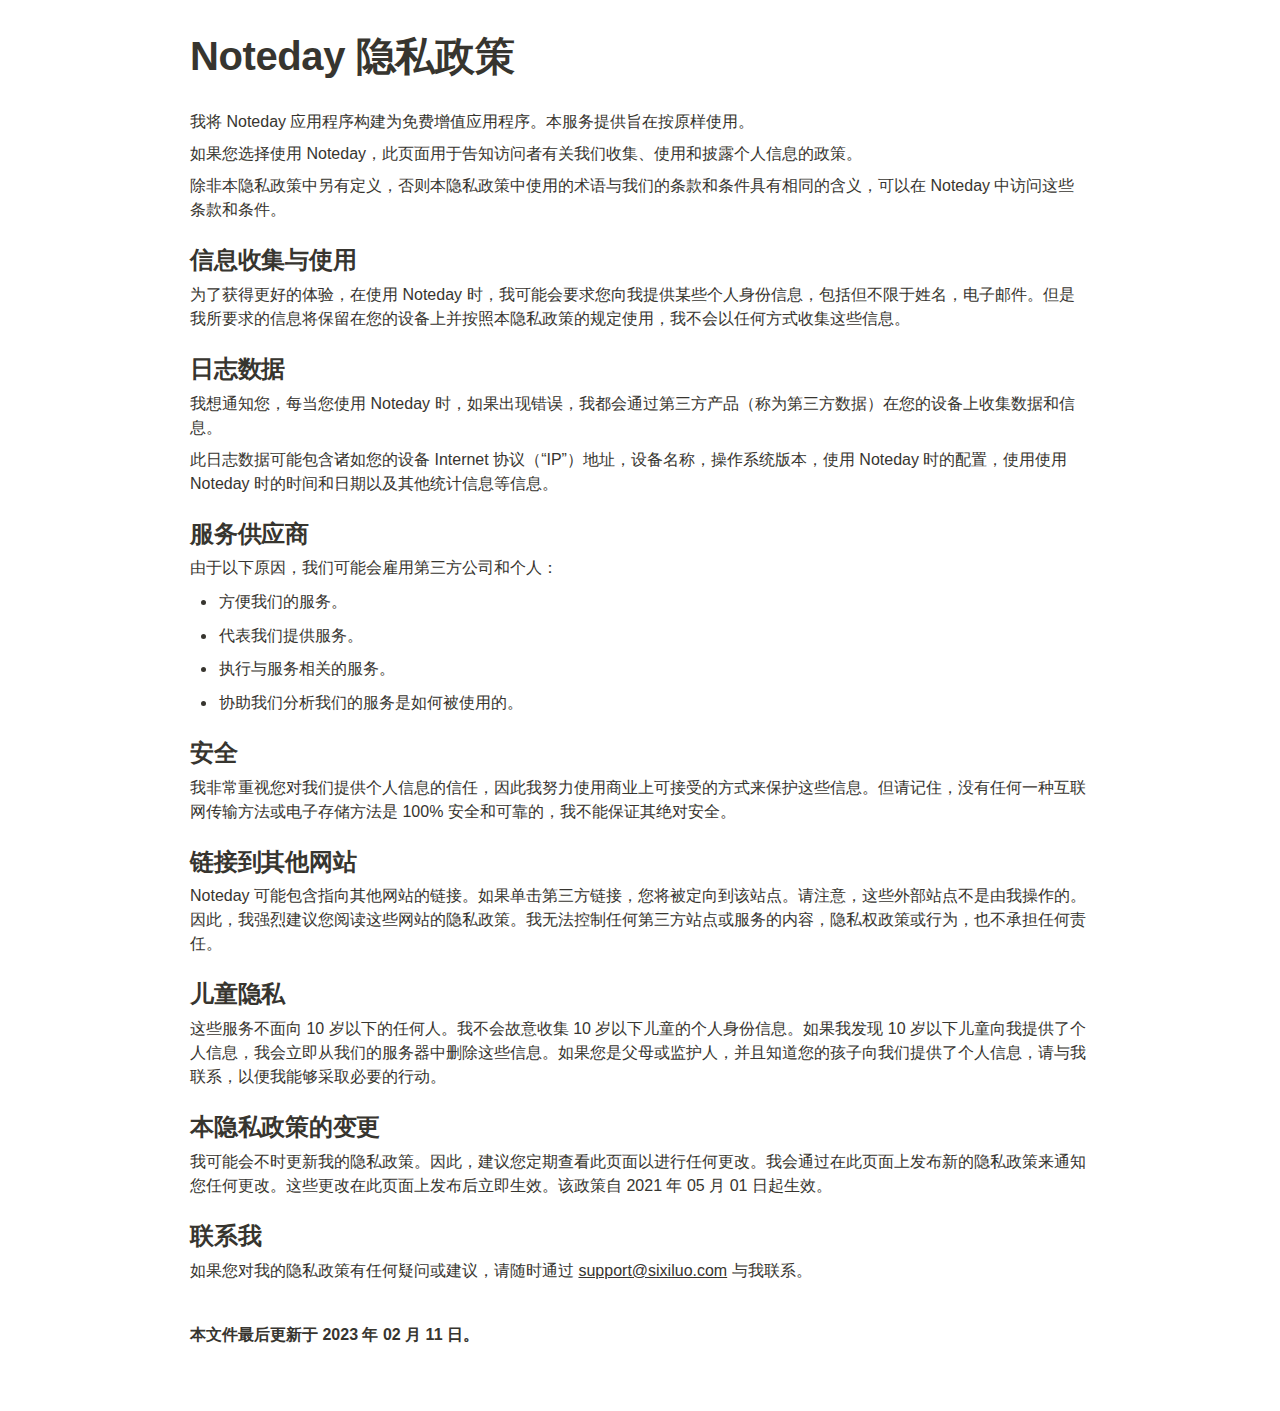
<file: noteday/privacy/simplifiedchinese.html>
<html><head><meta http-equiv="Content-Type" content="text/html; charset=utf-8"/><title>Noteday 隐私政策</title><style>
/* cspell:disable-file */
/* webkit printing magic: print all background colors */
html {
	-webkit-print-color-adjust: exact;
}
* {
	box-sizing: border-box;
	-webkit-print-color-adjust: exact;
}

html,
body {
	margin: 0;
	padding: 0;
}
@media only screen {
	body {
		margin: 2em auto;
		max-width: 900px;
		color: rgb(55, 53, 47);
	}
}

body {
	line-height: 1.5;
	white-space: pre-wrap;
}

a,
a.visited {
	color: inherit;
	text-decoration: underline;
}

.pdf-relative-link-path {
	font-size: 80%;
	color: #444;
}

h1,
h2,
h3 {
	letter-spacing: -0.01em;
	line-height: 1.2;
	font-weight: 600;
	margin-bottom: 0;
}

.page-title {
	font-size: 2.5rem;
	font-weight: 700;
	margin-top: 0;
	margin-bottom: 0.75em;
}

h1 {
	font-size: 1.875rem;
	margin-top: 1.875rem;
}

h2 {
	font-size: 1.5rem;
	margin-top: 1.5rem;
}

h3 {
	font-size: 1.25rem;
	margin-top: 1.25rem;
}

.source {
	border: 1px solid #ddd;
	border-radius: 3px;
	padding: 1.5em;
	word-break: break-all;
}

.callout {
	border-radius: 3px;
	padding: 1rem;
}

figure {
	margin: 1.25em 0;
	page-break-inside: avoid;
}

figcaption {
	opacity: 0.5;
	font-size: 85%;
	margin-top: 0.5em;
}

mark {
	background-color: transparent;
}

.indented {
	padding-left: 1.5em;
}

hr {
	background: transparent;
	display: block;
	width: 100%;
	height: 1px;
	visibility: visible;
	border: none;
	border-bottom: 1px solid rgba(55, 53, 47, 0.09);
}

img {
	max-width: 100%;
}

@media only print {
	img {
		max-height: 100vh;
		object-fit: contain;
	}
}

@page {
	margin: 1in;
}

.collection-content {
	font-size: 0.875rem;
}

.column-list {
	display: flex;
	justify-content: space-between;
}

.column {
	padding: 0 1em;
}

.column:first-child {
	padding-left: 0;
}

.column:last-child {
	padding-right: 0;
}

.table_of_contents-item {
	display: block;
	font-size: 0.875rem;
	line-height: 1.3;
	padding: 0.125rem;
}

.table_of_contents-indent-1 {
	margin-left: 1.5rem;
}

.table_of_contents-indent-2 {
	margin-left: 3rem;
}

.table_of_contents-indent-3 {
	margin-left: 4.5rem;
}

.table_of_contents-link {
	text-decoration: none;
	opacity: 0.7;
	border-bottom: 1px solid rgba(55, 53, 47, 0.18);
}

table,
th,
td {
	border: 1px solid rgba(55, 53, 47, 0.09);
	border-collapse: collapse;
}

table {
	border-left: none;
	border-right: none;
}

th,
td {
	font-weight: normal;
	padding: 0.25em 0.5em;
	line-height: 1.5;
	min-height: 1.5em;
	text-align: left;
}

th {
	color: rgba(55, 53, 47, 0.6);
}

ol,
ul {
	margin: 0;
	margin-block-start: 0.6em;
	margin-block-end: 0.6em;
}

li > ol:first-child,
li > ul:first-child {
	margin-block-start: 0.6em;
}

ul > li {
	list-style: disc;
}

ul.to-do-list {
	text-indent: -1.7em;
}

ul.to-do-list > li {
	list-style: none;
}

.to-do-children-checked {
	text-decoration: line-through;
	opacity: 0.375;
}

ul.toggle > li {
	list-style: none;
}

ul {
	padding-inline-start: 1.7em;
}

ul > li {
	padding-left: 0.1em;
}

ol {
	padding-inline-start: 1.6em;
}

ol > li {
	padding-left: 0.2em;
}

.mono ol {
	padding-inline-start: 2em;
}

.mono ol > li {
	text-indent: -0.4em;
}

.toggle {
	padding-inline-start: 0em;
	list-style-type: none;
}

/* Indent toggle children */
.toggle > li > details {
	padding-left: 1.7em;
}

.toggle > li > details > summary {
	margin-left: -1.1em;
}

.selected-value {
	display: inline-block;
	padding: 0 0.5em;
	background: rgba(206, 205, 202, 0.5);
	border-radius: 3px;
	margin-right: 0.5em;
	margin-top: 0.3em;
	margin-bottom: 0.3em;
	white-space: nowrap;
}

.collection-title {
	display: inline-block;
	margin-right: 1em;
}

.simple-table {
	margin-top: 1em;
	font-size: 0.875rem;
	empty-cells: show;
}
.simple-table td {
	height: 29px;
	min-width: 120px;
}

.simple-table th {
	height: 29px;
	min-width: 120px;
}

.simple-table-header-color {
	background: rgb(247, 246, 243);
	color: black;
}
.simple-table-header {
	font-weight: 500;
}

time {
	opacity: 0.5;
}

.icon {
	display: inline-block;
	max-width: 1.2em;
	max-height: 1.2em;
	text-decoration: none;
	vertical-align: text-bottom;
	margin-right: 0.5em;
}

img.icon {
	border-radius: 3px;
}

.user-icon {
	width: 1.5em;
	height: 1.5em;
	border-radius: 100%;
	margin-right: 0.5rem;
}

.user-icon-inner {
	font-size: 0.8em;
}

.text-icon {
	border: 1px solid #000;
	text-align: center;
}

.page-cover-image {
	display: block;
	object-fit: cover;
	width: 100%;
	max-height: 30vh;
}

.page-header-icon {
	font-size: 3rem;
	margin-bottom: 1rem;
}

.page-header-icon-with-cover {
	margin-top: -0.72em;
	margin-left: 0.07em;
}

.page-header-icon img {
	border-radius: 3px;
}

.link-to-page {
	margin: 1em 0;
	padding: 0;
	border: none;
	font-weight: 500;
}

p > .user {
	opacity: 0.5;
}

td > .user,
td > time {
	white-space: nowrap;
}

input[type="checkbox"] {
	transform: scale(1.5);
	margin-right: 0.6em;
	vertical-align: middle;
}

p {
	margin-top: 0.5em;
	margin-bottom: 0.5em;
}

.image {
	border: none;
	margin: 1.5em 0;
	padding: 0;
	border-radius: 0;
	text-align: center;
}

.code,
code {
	background: rgba(135, 131, 120, 0.15);
	border-radius: 3px;
	padding: 0.2em 0.4em;
	border-radius: 3px;
	font-size: 85%;
	tab-size: 2;
}

code {
	color: #eb5757;
}

.code {
	padding: 1.5em 1em;
}

.code-wrap {
	white-space: pre-wrap;
	word-break: break-all;
}

.code > code {
	background: none;
	padding: 0;
	font-size: 100%;
	color: inherit;
}

blockquote {
	font-size: 1.25em;
	margin: 1em 0;
	padding-left: 1em;
	border-left: 3px solid rgb(55, 53, 47);
}

.bookmark {
	text-decoration: none;
	max-height: 8em;
	padding: 0;
	display: flex;
	width: 100%;
	align-items: stretch;
}

.bookmark-title {
	font-size: 0.85em;
	overflow: hidden;
	text-overflow: ellipsis;
	height: 1.75em;
	white-space: nowrap;
}

.bookmark-text {
	display: flex;
	flex-direction: column;
}

.bookmark-info {
	flex: 4 1 180px;
	padding: 12px 14px 14px;
	display: flex;
	flex-direction: column;
	justify-content: space-between;
}

.bookmark-image {
	width: 33%;
	flex: 1 1 180px;
	display: block;
	position: relative;
	object-fit: cover;
	border-radius: 1px;
}

.bookmark-description {
	color: rgba(55, 53, 47, 0.6);
	font-size: 0.75em;
	overflow: hidden;
	max-height: 4.5em;
	word-break: break-word;
}

.bookmark-href {
	font-size: 0.75em;
	margin-top: 0.25em;
}

.sans { font-family: ui-sans-serif, -apple-system, BlinkMacSystemFont, "Segoe UI", Helvetica, "Apple Color Emoji", Arial, sans-serif, "Segoe UI Emoji", "Segoe UI Symbol"; }
.code { font-family: "SFMono-Regular", Menlo, Consolas, "PT Mono", "Liberation Mono", Courier, monospace; }
.serif { font-family: Lyon-Text, Georgia, ui-serif, serif; }
.mono { font-family: iawriter-mono, Nitti, Menlo, Courier, monospace; }
.pdf .sans { font-family: Inter, ui-sans-serif, -apple-system, BlinkMacSystemFont, "Segoe UI", Helvetica, "Apple Color Emoji", Arial, sans-serif, "Segoe UI Emoji", "Segoe UI Symbol", 'Twemoji', 'Noto Color Emoji', 'Noto Sans CJK JP'; }
.pdf:lang(zh-CN) .sans { font-family: Inter, ui-sans-serif, -apple-system, BlinkMacSystemFont, "Segoe UI", Helvetica, "Apple Color Emoji", Arial, sans-serif, "Segoe UI Emoji", "Segoe UI Symbol", 'Twemoji', 'Noto Color Emoji', 'Noto Sans CJK SC'; }
.pdf:lang(zh-TW) .sans { font-family: Inter, ui-sans-serif, -apple-system, BlinkMacSystemFont, "Segoe UI", Helvetica, "Apple Color Emoji", Arial, sans-serif, "Segoe UI Emoji", "Segoe UI Symbol", 'Twemoji', 'Noto Color Emoji', 'Noto Sans CJK TC'; }
.pdf:lang(ko-KR) .sans { font-family: Inter, ui-sans-serif, -apple-system, BlinkMacSystemFont, "Segoe UI", Helvetica, "Apple Color Emoji", Arial, sans-serif, "Segoe UI Emoji", "Segoe UI Symbol", 'Twemoji', 'Noto Color Emoji', 'Noto Sans CJK KR'; }
.pdf .code { font-family: Source Code Pro, "SFMono-Regular", Menlo, Consolas, "PT Mono", "Liberation Mono", Courier, monospace, 'Twemoji', 'Noto Color Emoji', 'Noto Sans Mono CJK JP'; }
.pdf:lang(zh-CN) .code { font-family: Source Code Pro, "SFMono-Regular", Menlo, Consolas, "PT Mono", "Liberation Mono", Courier, monospace, 'Twemoji', 'Noto Color Emoji', 'Noto Sans Mono CJK SC'; }
.pdf:lang(zh-TW) .code { font-family: Source Code Pro, "SFMono-Regular", Menlo, Consolas, "PT Mono", "Liberation Mono", Courier, monospace, 'Twemoji', 'Noto Color Emoji', 'Noto Sans Mono CJK TC'; }
.pdf:lang(ko-KR) .code { font-family: Source Code Pro, "SFMono-Regular", Menlo, Consolas, "PT Mono", "Liberation Mono", Courier, monospace, 'Twemoji', 'Noto Color Emoji', 'Noto Sans Mono CJK KR'; }
.pdf .serif { font-family: PT Serif, Lyon-Text, Georgia, ui-serif, serif, 'Twemoji', 'Noto Color Emoji', 'Noto Serif CJK JP'; }
.pdf:lang(zh-CN) .serif { font-family: PT Serif, Lyon-Text, Georgia, ui-serif, serif, 'Twemoji', 'Noto Color Emoji', 'Noto Serif CJK SC'; }
.pdf:lang(zh-TW) .serif { font-family: PT Serif, Lyon-Text, Georgia, ui-serif, serif, 'Twemoji', 'Noto Color Emoji', 'Noto Serif CJK TC'; }
.pdf:lang(ko-KR) .serif { font-family: PT Serif, Lyon-Text, Georgia, ui-serif, serif, 'Twemoji', 'Noto Color Emoji', 'Noto Serif CJK KR'; }
.pdf .mono { font-family: PT Mono, iawriter-mono, Nitti, Menlo, Courier, monospace, 'Twemoji', 'Noto Color Emoji', 'Noto Sans Mono CJK JP'; }
.pdf:lang(zh-CN) .mono { font-family: PT Mono, iawriter-mono, Nitti, Menlo, Courier, monospace, 'Twemoji', 'Noto Color Emoji', 'Noto Sans Mono CJK SC'; }
.pdf:lang(zh-TW) .mono { font-family: PT Mono, iawriter-mono, Nitti, Menlo, Courier, monospace, 'Twemoji', 'Noto Color Emoji', 'Noto Sans Mono CJK TC'; }
.pdf:lang(ko-KR) .mono { font-family: PT Mono, iawriter-mono, Nitti, Menlo, Courier, monospace, 'Twemoji', 'Noto Color Emoji', 'Noto Sans Mono CJK KR'; }
.highlight-default {
	color: rgba(55, 53, 47, 1);
}
.highlight-gray {
	color: rgba(120, 119, 116, 1);
	fill: rgba(120, 119, 116, 1);
}
.highlight-brown {
	color: rgba(159, 107, 83, 1);
	fill: rgba(159, 107, 83, 1);
}
.highlight-orange {
	color: rgba(217, 115, 13, 1);
	fill: rgba(217, 115, 13, 1);
}
.highlight-yellow {
	color: rgba(203, 145, 47, 1);
	fill: rgba(203, 145, 47, 1);
}
.highlight-teal {
	color: rgba(68, 131, 97, 1);
	fill: rgba(68, 131, 97, 1);
}
.highlight-blue {
	color: rgba(51, 126, 169, 1);
	fill: rgba(51, 126, 169, 1);
}
.highlight-purple {
	color: rgba(144, 101, 176, 1);
	fill: rgba(144, 101, 176, 1);
}
.highlight-pink {
	color: rgba(193, 76, 138, 1);
	fill: rgba(193, 76, 138, 1);
}
.highlight-red {
	color: rgba(212, 76, 71, 1);
	fill: rgba(212, 76, 71, 1);
}
.highlight-gray_background {
	background: rgba(241, 241, 239, 1);
}
.highlight-brown_background {
	background: rgba(244, 238, 238, 1);
}
.highlight-orange_background {
	background: rgba(251, 236, 221, 1);
}
.highlight-yellow_background {
	background: rgba(251, 243, 219, 1);
}
.highlight-teal_background {
	background: rgba(237, 243, 236, 1);
}
.highlight-blue_background {
	background: rgba(231, 243, 248, 1);
}
.highlight-purple_background {
	background: rgba(244, 240, 247, 0.8);
}
.highlight-pink_background {
	background: rgba(249, 238, 243, 0.8);
}
.highlight-red_background {
	background: rgba(253, 235, 236, 1);
}
.block-color-default {
	color: inherit;
	fill: inherit;
}
.block-color-gray {
	color: rgba(120, 119, 116, 1);
	fill: rgba(120, 119, 116, 1);
}
.block-color-brown {
	color: rgba(159, 107, 83, 1);
	fill: rgba(159, 107, 83, 1);
}
.block-color-orange {
	color: rgba(217, 115, 13, 1);
	fill: rgba(217, 115, 13, 1);
}
.block-color-yellow {
	color: rgba(203, 145, 47, 1);
	fill: rgba(203, 145, 47, 1);
}
.block-color-teal {
	color: rgba(68, 131, 97, 1);
	fill: rgba(68, 131, 97, 1);
}
.block-color-blue {
	color: rgba(51, 126, 169, 1);
	fill: rgba(51, 126, 169, 1);
}
.block-color-purple {
	color: rgba(144, 101, 176, 1);
	fill: rgba(144, 101, 176, 1);
}
.block-color-pink {
	color: rgba(193, 76, 138, 1);
	fill: rgba(193, 76, 138, 1);
}
.block-color-red {
	color: rgba(212, 76, 71, 1);
	fill: rgba(212, 76, 71, 1);
}
.block-color-gray_background {
	background: rgba(241, 241, 239, 1);
}
.block-color-brown_background {
	background: rgba(244, 238, 238, 1);
}
.block-color-orange_background {
	background: rgba(251, 236, 221, 1);
}
.block-color-yellow_background {
	background: rgba(251, 243, 219, 1);
}
.block-color-teal_background {
	background: rgba(237, 243, 236, 1);
}
.block-color-blue_background {
	background: rgba(231, 243, 248, 1);
}
.block-color-purple_background {
	background: rgba(244, 240, 247, 0.8);
}
.block-color-pink_background {
	background: rgba(249, 238, 243, 0.8);
}
.block-color-red_background {
	background: rgba(253, 235, 236, 1);
}
.select-value-color-pink { background-color: rgba(245, 224, 233, 1); }
.select-value-color-purple { background-color: rgba(232, 222, 238, 1); }
.select-value-color-green { background-color: rgba(219, 237, 219, 1); }
.select-value-color-gray { background-color: rgba(227, 226, 224, 1); }
.select-value-color-opaquegray { background-color: rgba(255, 255, 255, 0.0375); }
.select-value-color-orange { background-color: rgba(250, 222, 201, 1); }
.select-value-color-brown { background-color: rgba(238, 224, 218, 1); }
.select-value-color-red { background-color: rgba(255, 226, 221, 1); }
.select-value-color-yellow { background-color: rgba(253, 236, 200, 1); }
.select-value-color-blue { background-color: rgba(211, 229, 239, 1); }

.checkbox {
	display: inline-flex;
	vertical-align: text-bottom;
	width: 16;
	height: 16;
	background-size: 16px;
	margin-left: 2px;
	margin-right: 5px;
}

.checkbox-on {
	background-image: url("data:image/svg+xml;charset=UTF-8,%3Csvg%20width%3D%2216%22%20height%3D%2216%22%20viewBox%3D%220%200%2016%2016%22%20fill%3D%22none%22%20xmlns%3D%22http%3A%2F%2Fwww.w3.org%2F2000%2Fsvg%22%3E%0A%3Crect%20width%3D%2216%22%20height%3D%2216%22%20fill%3D%22%2358A9D7%22%2F%3E%0A%3Cpath%20d%3D%22M6.71429%2012.2852L14%204.9995L12.7143%203.71436L6.71429%209.71378L3.28571%206.2831L2%207.57092L6.71429%2012.2852Z%22%20fill%3D%22white%22%2F%3E%0A%3C%2Fsvg%3E");
}

.checkbox-off {
	background-image: url("data:image/svg+xml;charset=UTF-8,%3Csvg%20width%3D%2216%22%20height%3D%2216%22%20viewBox%3D%220%200%2016%2016%22%20fill%3D%22none%22%20xmlns%3D%22http%3A%2F%2Fwww.w3.org%2F2000%2Fsvg%22%3E%0A%3Crect%20x%3D%220.75%22%20y%3D%220.75%22%20width%3D%2214.5%22%20height%3D%2214.5%22%20fill%3D%22white%22%20stroke%3D%22%2336352F%22%20stroke-width%3D%221.5%22%2F%3E%0A%3C%2Fsvg%3E");
}
	
</style></head><body><article id="20e2b91d-db87-48bf-aaee-08463ec86358" class="page sans"><header><h1 class="page-title">Noteday 隐私政策</h1></header><div class="page-body"><p id="77a707d7-908d-4232-9ccb-7a1377a6a458" class="">我将 Noteday 应用程序构建为免费增值应用程序。本服务提供旨在按原样使用。</p><p id="0a389fd0-687f-4446-ae0c-9d5e494a0a86" class="">如果您选择使用 Noteday，此页面用于告知访问者有关我们收集、使用和披露个人信息的政策。</p><p id="c2d4dcc7-39ca-41e8-be85-2e27c769603a" class="">除非本隐私政策中另有定义，否则本隐私政策中使用的术语与我们的条款和条件具有相同的含义，可以在 Noteday 中访问这些条款和条件。</p><h2 id="ec76dc42-bca1-49b2-b780-d55303d6ca41" class="">信息收集与使用</h2><p id="11a227a6-da56-4ac0-a815-199a492f931e" class="">为了获得更好的体验，在使用 Noteday<strong> </strong>时，我可能会要求您向我提供某些个人身份信息，包括但不限于姓名，电子邮件。但是我所要求的信息将保留在您的设备上并按照本隐私政策的规定使用，我不会以任何方式收集这些信息。</p><h2 id="74bf200d-10a5-4c67-b83b-ccb1de1911a9" class="">日志数据</h2><p id="51a57475-64bd-4107-811f-47c89a1e0f3b" class="">我想通知您，每当您使用 Noteday<strong> </strong>时，如果出现错误，我都会通过第三方产品（称为第三方数据）在您的设备上收集数据和信息。</p><p id="d7d37f59-c31e-4202-a3a3-e7dd503a2fef" class="">此日志数据可能包含诸如您的设备 Internet 协议（“IP”）地址，设备名称，操作系统版本，使用 Noteday<strong> </strong>时的配置，使用使用 Noteday<strong> </strong>时的时间和日期以及其他统计信息等信息。</p><h2 id="c5d2e738-c330-4a20-a09b-d0d930c1fb17" class=""><strong>服务供应商</strong></h2><p id="011868c2-5ce5-4ea2-825e-a1c76849d3c9" class="">由于以下原因，我们可能会雇用第三方公司和个人：</p><ul id="cf046480-f444-4b23-bae9-9858c6842386" class="bulleted-list"><li style="list-style-type:disc">方便我们的服务。</li></ul><ul id="31a420c7-d2e0-448c-a85a-e1f6803c5db0" class="bulleted-list"><li style="list-style-type:disc">代表我们提供服务。</li></ul><ul id="0a1f6c62-c265-42c2-9a1d-3d9c8632104d" class="bulleted-list"><li style="list-style-type:disc">执行与服务相关的服务。</li></ul><ul id="28aba4d8-0a60-4e11-8d2c-78a977f4f4a4" class="bulleted-list"><li style="list-style-type:disc">协助我们分析我们的服务是如何被使用的。</li></ul><h2 id="5b65eea3-9a31-401e-ae6d-2a0a2b302680" class="">安全</h2><p id="fadff51d-2808-4eb4-a566-340a03c8daa4" class="">我非常重视您对我们提供个人信息的信任，因此我努力使用商业上可接受的方式来保护这些信息。但请记住，没有任何一种互联网传输方法或电子存储方法是 100% 安全和可靠的，我不能保证其绝对安全。</p><h2 id="78bc89d3-0526-4e1e-823f-d45ebf0eb1e9" class="">链接到其他网站</h2><p id="83ce1338-9353-4610-b42e-9a91c7d2f76f" class="">Noteday<strong> </strong>可能包含指向其他网站的链接。如果单击第三方链接，您将被定向到该站点。请注意，这些外部站点不是由我操作的。因此，我强烈建议您阅读这些网站的隐私政策。我无法控制任何第三方站点或服务的内容，隐私权政策或行为，也不承担任何责任。</p><h2 id="8ff757f3-50c6-4a5f-8ee3-d4462985b601" class="">儿童隐私</h2><p id="f3719c3a-4938-486b-b52e-d171a4f3cfd2" class="">这些服务不面向 10 岁以下的任何人。我不会故意收集 10 岁以下儿童的个人身份信息。如果我发现 10 岁以下儿童向我提供了个人信息，我会立即从我们的服务器中删除这些信息。如果您是父母或监护人，并且知道您的孩子向我们提供了个人信息，请与我联系，以便我能够采取必要的行动。</p><h2 id="9f463b9c-fd58-4500-a06b-f6bae7c1a46c" class="">本隐私政策的变更</h2><p id="8d28c5a6-1caf-4aa0-9bdd-5a5a3990e0b2" class="">我可能会不时更新我的隐私政策。因此，建议您定期查看此页面以进行任何更改。我会通过在此页面上发布新的隐私政策来通知您任何更改。这些更改在此页面上发布后立即生效。该政策自<strong> </strong>2021 年 05 月 01 日起生效。</p><h2 id="a9823c71-81f6-4146-b772-2c9955c68998" class="">联系我</h2><p id="34fbc8d1-945a-4cb1-b2d5-1ed74ad206ff" class="">如果您对我的隐私政策有任何疑问或建议，请随时通过 <a href="mailto:support@sixiluo.com">support@sixiluo.com</a> 与我联系。</p><p id="dc033a24-3b6f-4f4f-9011-49b47d9218fd" class="">
</p><p id="57c3fc18-cde8-4997-becf-47b97d9b3c62" class=""><strong>本文件最后更新于 2023 年 02 月 11 日。</strong></p><p id="0bb9743e-39c7-49d7-b0a5-92d7c1c17b0c" class="">
</p></div></article></body></html>
</file>
<file: a/styles/style.css>
body {
	font-family: "Helvetica Neue", "Open Sans", sans-serif;
	font-weight: 400;
	text-align: center;
	color: #1D1D1D;
	background-color: #FFFFFF;
	-webkit-text-size-adjust: 100%;
	-webkit-font-smoothing: antialiased;
	-moz-osx-font-smoothing: grayscale;
}

.wrapper {
	position: relative;
	overflow: hidden;
}

.appstore {
	width: 200px;
}

.preview {
	top: 44px;
}

.screenshot {
	width: 300px;
}

.footer {
	position: relative;
	width: 100%;
}

.footer p {
	font-size: small;
	color: #939393;
}

.footer a {
	font-size: small;
    color: #515154;
    text-decoration: none;
}
</file>
<file: noteday/styles/style.css>
body {
	font-family: "Helvetica Neue", "Open Sans", sans-serif;
	font-weight: 400;
	text-align: center;
	color: #1D1D1D;
	background-color: #FFFFFF;
	-webkit-text-size-adjust: 100%;
	-webkit-font-smoothing: antialiased;
	-moz-osx-font-smoothing: grayscale;
}

.wrapper {
	position: relative;
	overflow: hidden;
}

.appstore {
	width: 200px;
}

.preview {
	top: 44px;
}

.screenshot {
	width: 300px;
}

.footer {
	position: relative;
	width: 100%;
}

.footer p {
	font-size: small;
	color: #939393;
}

.footer a {
	font-size: small;
    color: #515154;
    text-decoration: none;
}
</file>
